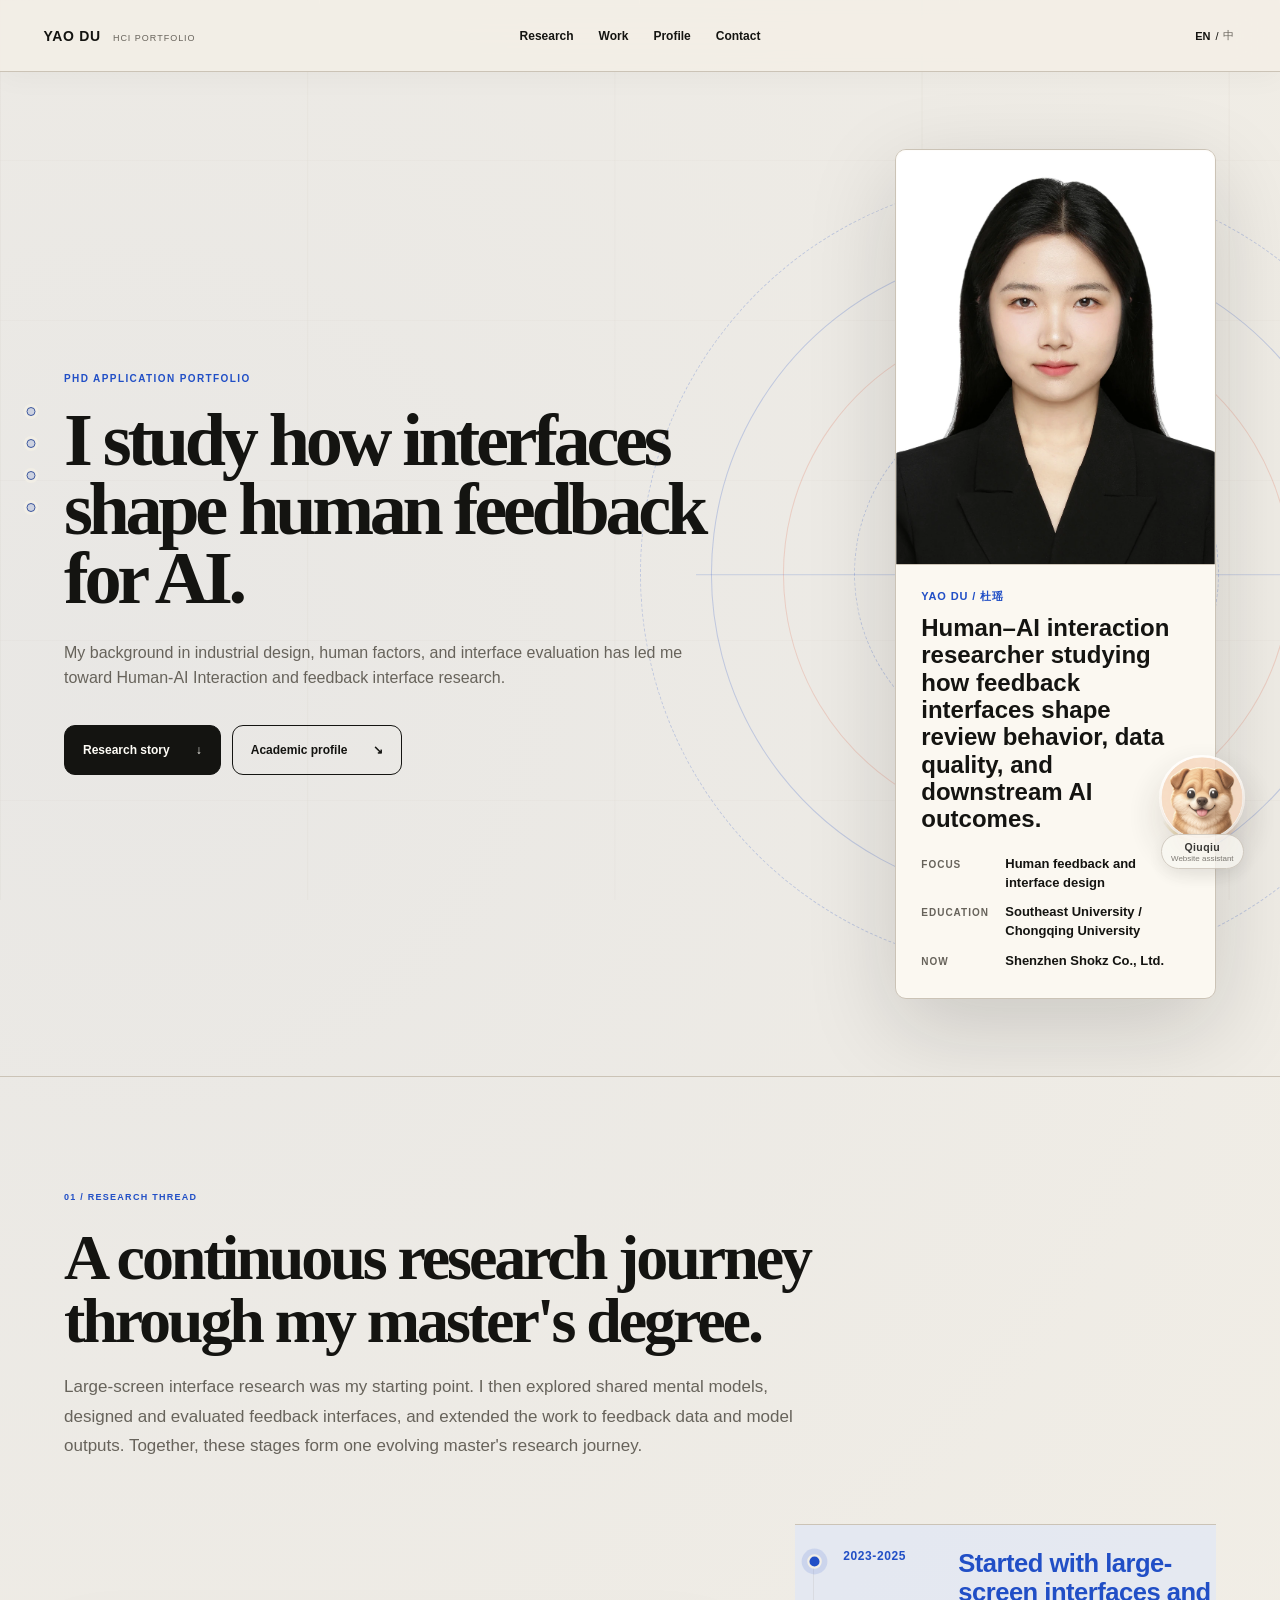
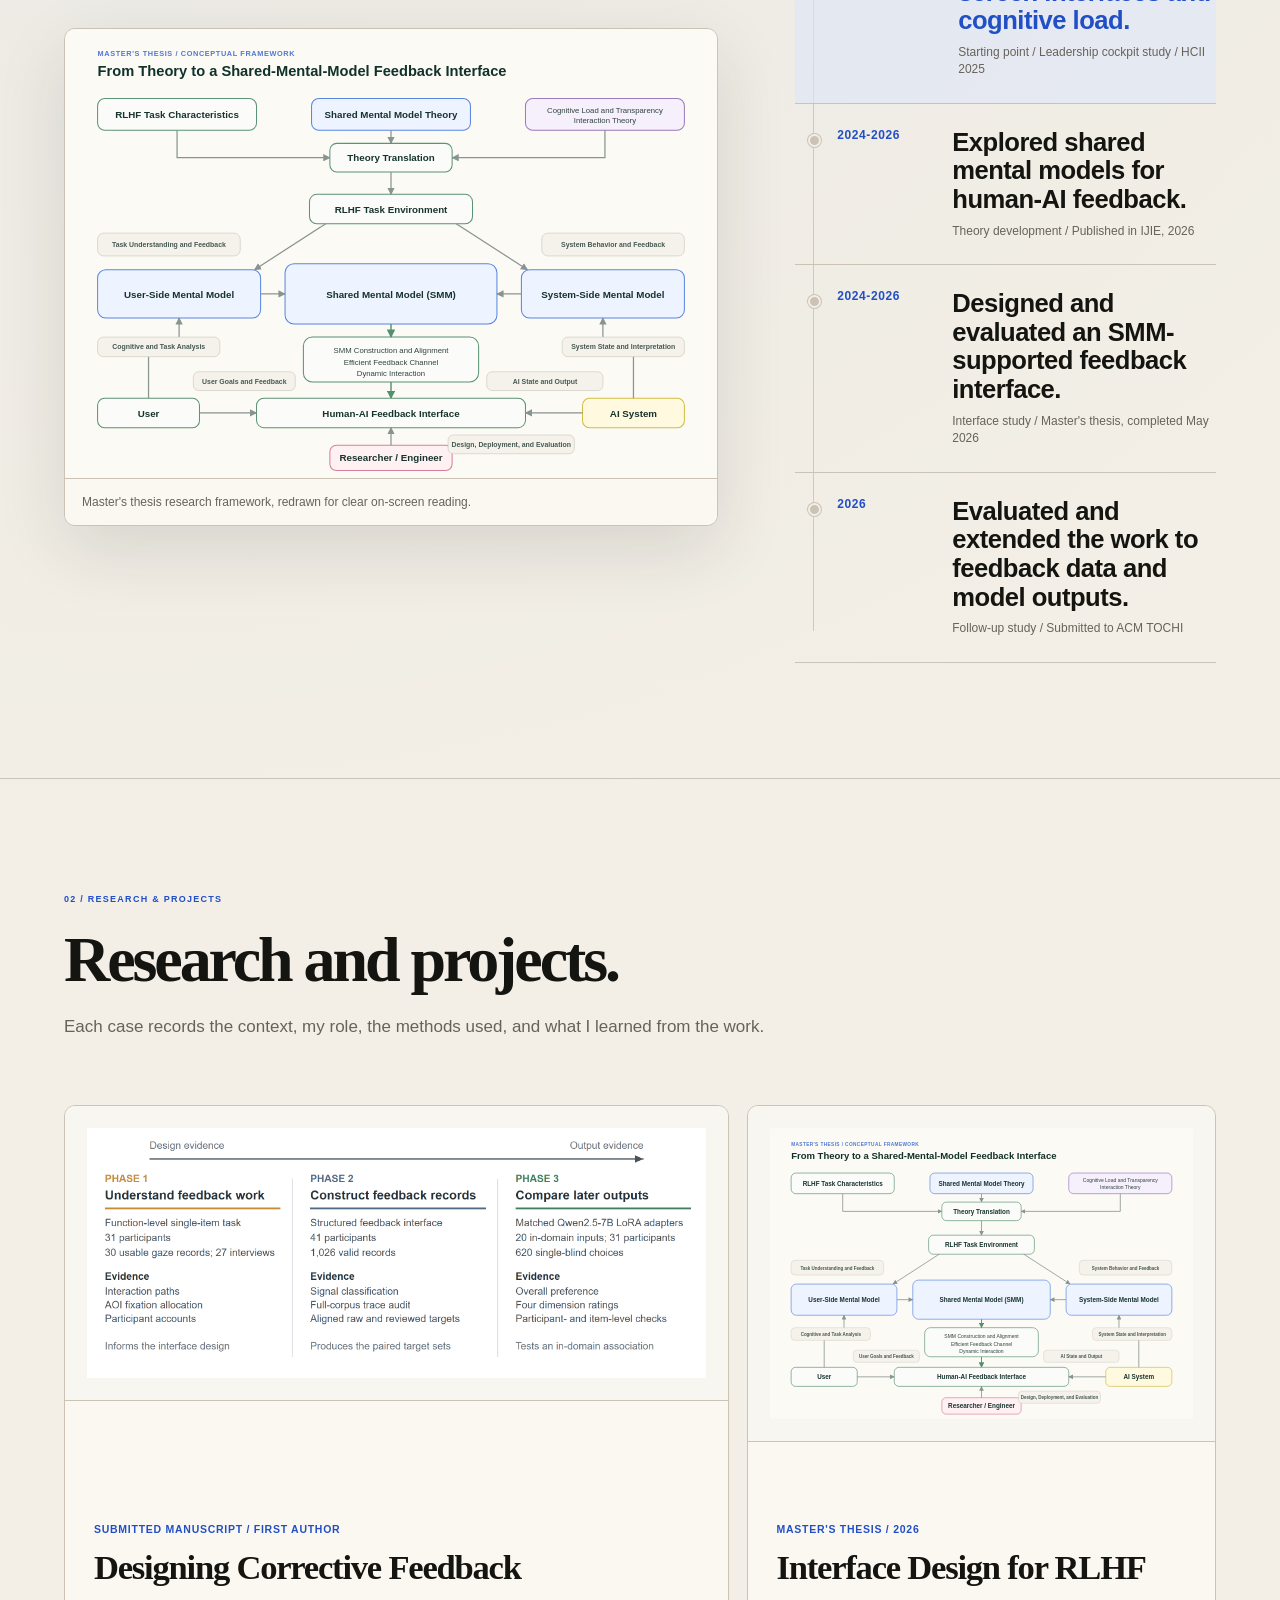
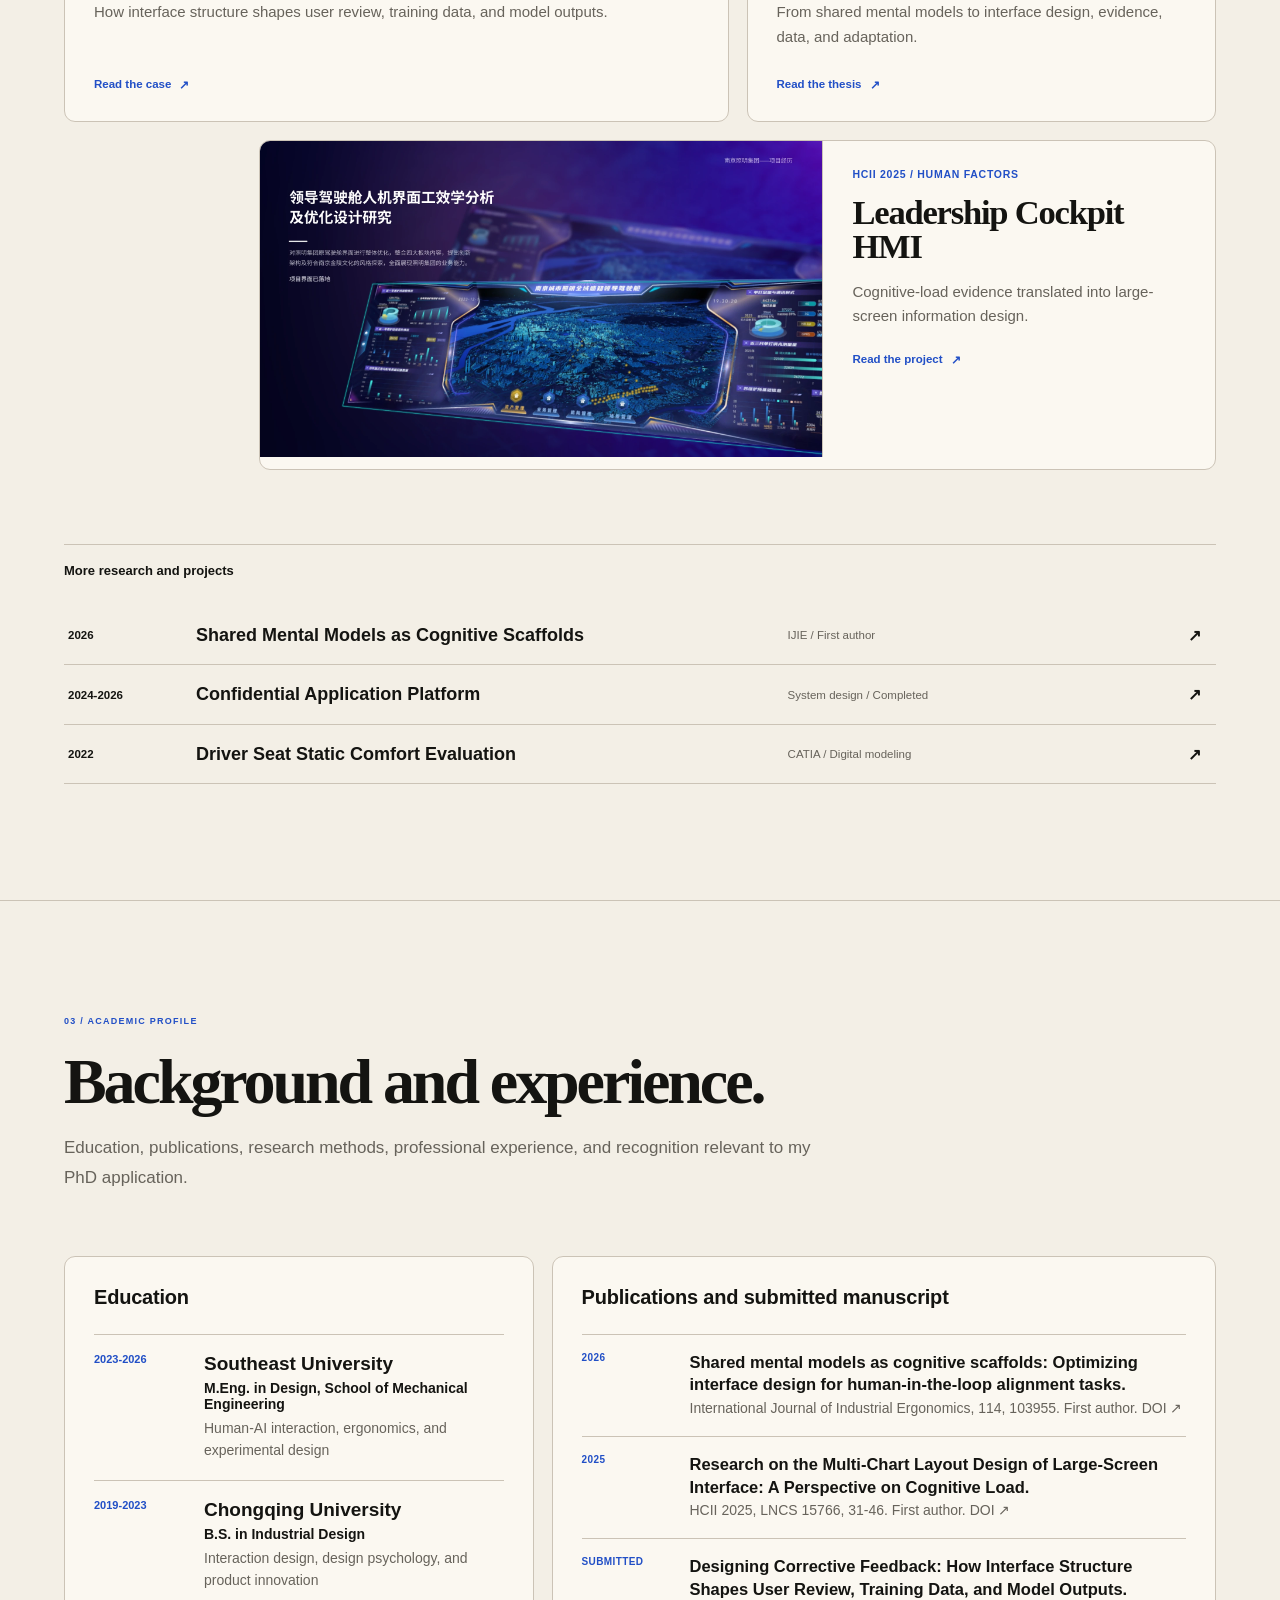
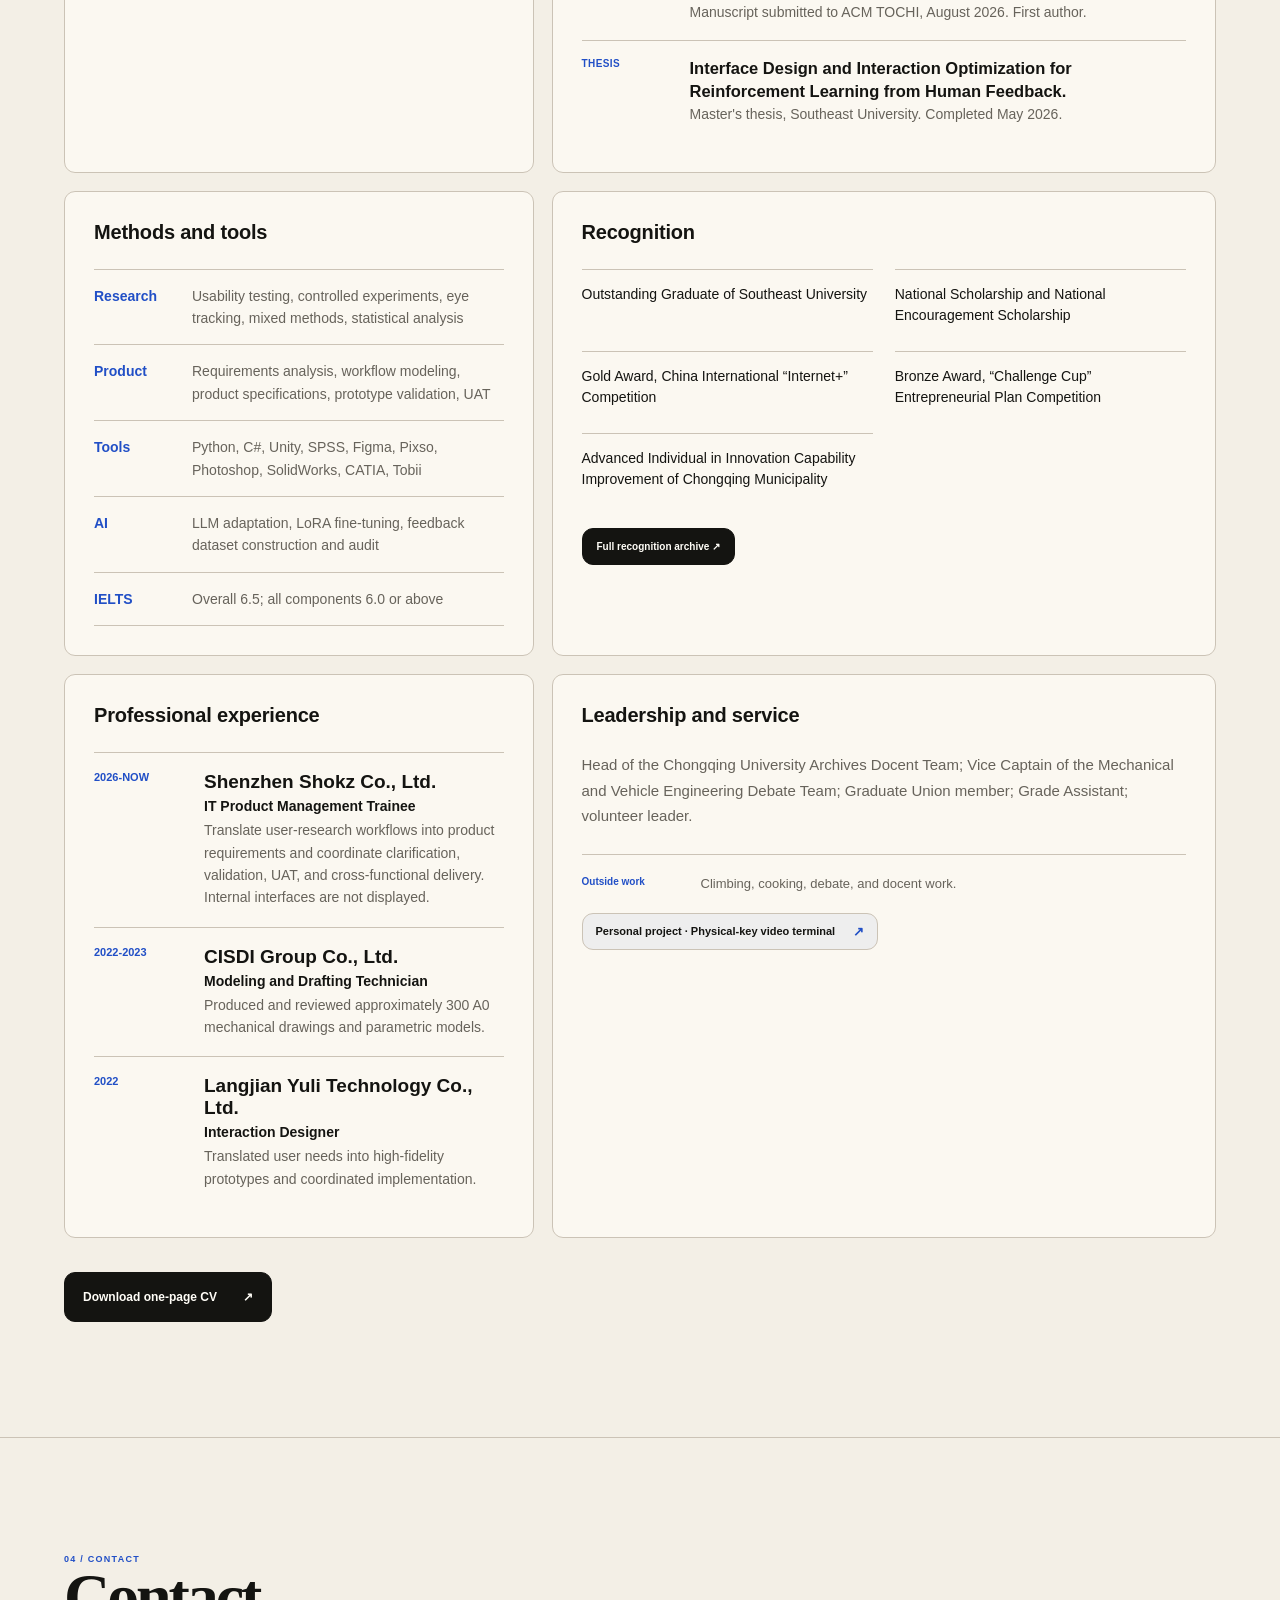
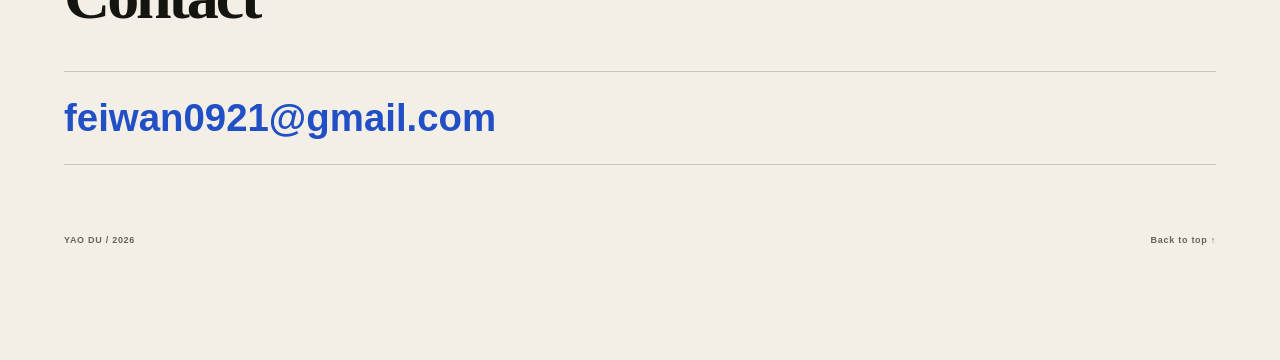
<file: index.html>
<!doctype html>
<html lang="en">
<head>
  <meta charset="utf-8">
  <meta name="viewport" content="width=device-width, initial-scale=1">
  <meta name="description" content="Yao Du's PhD application portfolio in Human-AI interaction, feedback interface design, and human factors.">
  <meta name="theme-color" content="#f3efe6">
  <!-- Add the Umami website ID here to enable anonymous visit analytics. -->
  <script defer src="analytics.js?v=1"></script>
<meta name="analytics-website-id" content="f46c14ad-83ae-48ab-83a8-8568a922c423">
  <title>Yao Du | HCI PhD Application Portfolio</title>
  <link rel="stylesheet" href="styles.css?v=pro8">
</head>
<body>
  <a class="skip-link" href="#main">Skip to content</a>
  <div class="scroll-progress" aria-hidden="true"><span></span></div>

  <aside class="pro-index" aria-label="Page sections">
    <span class="pro-index-title">INDEX</span>
    <nav>
      <a href="#research" data-pro-section="research"><b>01</b><span data-en="Research" data-zh="科研主线">Research</span></a>
      <a href="#work" data-pro-section="work"><b>02</b><span data-en="Work" data-zh="成果">Work</span></a>
      <a href="#profile" data-pro-section="profile"><b>03</b><span data-en="Profile" data-zh="履历">Profile</span></a>
      <a href="#contact" data-pro-section="contact"><b>04</b><span data-en="Contact" data-zh="联系">Contact</span></a>
    </nav>
  </aside>

  <header class="site-header">
    <a class="wordmark" href="#top" aria-label="Yao Du home">
      <span>YAO DU</span>
      <small>HCI PORTFOLIO</small>
    </a>
    <nav aria-label="Primary navigation">
      <a href="#research"><span data-en="Research" data-zh="科研主线">Research</span></a>
      <a href="#work"><span data-en="Work" data-zh="成果">Work</span></a>
      <a href="#profile"><span data-en="Profile" data-zh="完整履历">Profile</span></a>
      <a href="#contact"><span data-en="Contact" data-zh="联系">Contact</span></a>
    </nav>
    <div class="header-actions">
      <button class="lang-toggle" type="button" aria-label="Switch language"><b>EN</b><span>/</span><em>中</em></button>
    </div>
  </header>

  <main id="main">
    <section class="hero" id="top">
      <div class="hero-signal" aria-hidden="true">
        <i></i><i></i><i></i><i></i>
      </div>
      <div class="hero-copy">
        <p class="eyebrow"><span data-en="PHD APPLICATION PORTFOLIO" data-zh="博士申请个人网站">PHD APPLICATION PORTFOLIO</span></p>
        <h1><span data-en="I study how interfaces shape human feedback for AI." data-zh="我研究界面如何塑造人们向 AI 提供反馈的过程。">I study how interfaces shape human feedback for AI.</span></h1>
        <p class="hero-intro" data-en="My background in industrial design, human factors, and interface evaluation has led me toward Human-AI Interaction and feedback interface research." data-zh="工业设计、人因研究与界面评估的经历，使我的研究兴趣逐渐转向人机智能交互与反馈界面。">My background in industrial design, human factors, and interface evaluation has led me toward Human-AI Interaction and feedback interface research.</p>
        <div class="hero-actions">
          <a class="button primary" href="#research"><span data-en="Research story" data-zh="研究故事">Research story</span><b>↓</b></a>
          <a class="button secondary" href="#profile"><span data-en="Academic profile" data-zh="学术履历">Academic profile</span><b>↘</b></a>
        </div>
      </div>

      <aside class="identity-card" aria-label="Yao Du profile summary">
        <div class="portrait-wrap"><img src="assets/v2/profile/portrait.webp" alt="Formal portrait of Yao Du"></div>
        <div class="identity-copy">
          <p>YAO DU / 杜瑶</p>
          <h2><span data-en="Human–AI interaction researcher studying how feedback interfaces shape review behavior, data quality, and downstream AI outcomes." data-zh="研究人机交互，关注反馈界面如何影响审阅行为、数据质量与下游 AI 结果。">Human–AI interaction researcher studying how feedback interfaces shape review behavior, data quality, and downstream AI outcomes.</span></h2>
          <dl>
            <div><dt>FOCUS</dt><dd><span data-en="Human feedback and interface design" data-zh="人类反馈与界面设计">Human feedback and interface design</span></dd></div>
            <div><dt>EDUCATION</dt><dd><span data-en="Southeast University / Chongqing University" data-zh="东南大学 / 重庆大学">Southeast University / Chongqing University</span></dd></div>
            <div><dt>NOW</dt><dd><span data-en="Shenzhen Shokz Co., Ltd." data-zh="深圳市韶音科技有限公司">Shenzhen Shokz Co., Ltd.</span></dd></div>
          </dl>
        </div>
      </aside>
    </section>

    <section class="story-section" id="research">
      <header class="section-heading">
        <h2><span data-en="A continuous research journey through my master's degree." data-zh="一条贯穿硕士阶段的研究主线。">A continuous research journey through my master's degree.</span></h2>
        <p data-en="Large-screen interface research was my starting point. I then explored shared mental models, designed and evaluated feedback interfaces, and extended the work to feedback data and model outputs. Together, these stages form one evolving master's research journey." data-zh="大屏界面研究是我的起点。随后，我探索共享心智模型，设计并评估反馈界面，再将研究延伸至反馈数据与模型输出。这些阶段共同构成了一条持续演进的硕士研究主线。">Large-screen interface research was my starting point. I then explored shared mental models, designed and evaluated feedback interfaces, and extended the work to feedback data and model outputs. Together, these stages form one evolving master's research journey.</p>
      </header>

      <div class="story-layout">
        <figure class="story-figure">
          <img src="assets/v4/research-framework-readable-en.svg" alt="Readable English diagram of the master's thesis research framework">
          <figcaption><span data-en="Master's thesis research framework, redrawn for clear on-screen reading." data-zh="硕士论文研究框架，按屏幕阅读方式重新绘制。">Master's thesis research framework, redrawn for clear on-screen reading.</span></figcaption>
        </figure>

        <div class="story-steps">
          <button type="button" data-case="hcii">
            <span>2023-2025</span>
            <strong data-en="Started with large-screen interfaces and cognitive load." data-zh="从大屏界面与认知负荷研究出发。">Started with large-screen interfaces and cognitive load.</strong>
            <small data-en="Starting point / Leadership cockpit study / HCII 2025" data-zh="研究起点 / 领导驾驶舱研究 / HCII 2025">Starting point / Leadership cockpit study / HCII 2025</small>
          </button>
          <button type="button" data-case="ijie">
            <span>2024-2026</span>
            <strong data-en="Explored shared mental models for human-AI feedback." data-zh="探索共享心智模型如何支持人机反馈。">Explored shared mental models for human-AI feedback.</strong>
            <small data-en="Theory development / Published in IJIE, 2026" data-zh="理论发展 / 发表于 IJIE，2026">Theory development / Published in IJIE, 2026</small>
          </button>
          <button type="button" data-case="thesis">
            <span>2024-2026</span>
            <strong data-en="Designed and evaluated an SMM-supported feedback interface." data-zh="设计并评估共享心智模型支持的反馈界面。">Designed and evaluated an SMM-supported feedback interface.</strong>
            <small data-en="Interface study / Master's thesis, completed May 2026" data-zh="界面研究 / 硕士论文，2026 年 5 月完成">Interface study / Master's thesis, completed May 2026</small>
          </button>
          <button type="button" data-case="tochi">
            <span>2026</span>
            <strong data-en="Evaluated and extended the work to feedback data and model outputs." data-zh="评估并将研究延伸至反馈数据与模型输出。">Evaluated and extended the work to feedback data and model outputs.</strong>
            <small data-en="Follow-up study / Submitted to ACM TOCHI" data-zh="延伸研究 / 已投稿 ACM TOCHI">Follow-up study / Submitted to ACM TOCHI</small>
          </button>
        </div>
      </div>
    </section>

    <section class="work-section" id="work">
      <header class="section-heading">
        <h2><span data-en="Research and projects." data-zh="研究与项目。">Research and projects.</span></h2>
        <p data-en="Each case records the context, my role, the methods used, and what I learned from the work." data-zh="每个案例说明项目背景、我的角色、使用的方法，以及我从中获得的认识。">Each case records the context, my role, the methods used, and what I learned from the work.</p>
      </header>

      <div class="case-grid">
        <button class="case-card feature-card" type="button" data-case="tochi">
          <figure><img src="assets/v2/tochi/fig2.png" alt="Three-phase corrective feedback research design"></figure>
          <div class="case-card-copy">
            <p>SUBMITTED MANUSCRIPT / FIRST AUTHOR</p>
            <h3>Designing Corrective Feedback</h3>
            <span data-en="How interface structure shapes user review, training data, and model outputs." data-zh="界面结构如何影响用户审查、训练数据与模型输出。">How interface structure shapes user review, training data, and model outputs.</span>
            <b><span data-en="Read the case" data-zh="查看案例">Read the case</span> ↗</b>
          </div>
        </button>

        <button class="case-card thesis-card" type="button" data-case="thesis">
          <figure><img src="assets/v4/research-framework-readable-en.svg" alt="Readable English diagram of the master's thesis research framework"></figure>
          <div class="case-card-copy">
            <p>MASTER'S THESIS / 2026</p>
            <h3>Interface Design for RLHF</h3>
            <span data-en="From shared mental models to interface design, evidence, data, and adaptation." data-zh="从共享心智模型走向界面设计、实验、数据与模型适配。">From shared mental models to interface design, evidence, data, and adaptation.</span>
            <b><span data-en="Read the thesis" data-zh="查看论文">Read the thesis</span> ↗</b>
          </div>
        </button>

        <button class="case-card hcii-card" type="button" data-case="hcii">
          <figure><img src="assets/v2/leadership/overview.webp" alt="Original Chinese leadership cockpit interface boards"></figure>
          <div class="case-card-copy">
            <p>HCII 2025 / HUMAN FACTORS</p>
            <h3>Leadership Cockpit HMI</h3>
            <span data-en="Cognitive-load evidence translated into large-screen information design." data-zh="将认知负荷证据转化为大屏信息设计。">Cognitive-load evidence translated into large-screen information design.</span>
            <b><span data-en="Read the project" data-zh="查看项目">Read the project</span> ↗</b>
          </div>
        </button>
      </div>

      <div class="research-archive">
        <p><span data-en="More research and projects" data-zh="更多研究与项目">More research and projects</span></p>
        <button type="button" data-case="ijie"><span>2026</span><strong>Shared Mental Models as Cognitive Scaffolds</strong><em>IJIE / First author</em><b>↗</b></button>
        <button type="button" data-case="platform"><span>2024-2026</span><strong>Confidential Application Platform</strong><em>System design / Completed</em><b>↗</b></button>
        <button type="button" data-case="seat"><span>2022</span><strong>Driver Seat Static Comfort Evaluation</strong><em>CATIA / Digital modeling</em><b>↗</b></button>
      </div>
    </section>

    <section class="profile-section" id="profile">
      <header class="section-heading">
        <h2><span data-en="Background and experience." data-zh="背景与经历。">Background and experience.</span></h2>
        <p data-en="Education, publications, research methods, professional experience, and recognition relevant to my PhD application." data-zh="与博士申请相关的教育背景、论文成果、研究方法、工作经历与荣誉。">Education, publications, research methods, professional experience, and recognition relevant to my PhD application.</p>
      </header>

      <div class="profile-grid">
        <article class="profile-block education-block">
          <h3><span data-en="Education" data-zh="教育背景">Education</span></h3>
          <div class="timeline-item"><time>2023-2026</time><div><strong>Southeast University</strong><p>M.Eng. in Design, School of Mechanical Engineering</p><small data-en="Human-AI interaction, ergonomics, and experimental design" data-zh="人机交互、人因工程与实验设计">Human-AI interaction, ergonomics, and experimental design</small></div></div>
          <div class="timeline-item"><time>2019-2023</time><div><strong>Chongqing University</strong><p>B.S. in Industrial Design</p><small data-en="Interaction design, design psychology, and product innovation" data-zh="交互设计、设计心理学与产品创新">Interaction design, design psychology, and product innovation</small></div></div>
        </article>

        <article class="profile-block publications-block">
          <h3><span data-en="Publications and submitted manuscript" data-zh="正式发表与已投稿论文">Publications and submitted manuscript</span></h3>
          <ol>
            <li><span>2026</span><p><strong>Shared mental models as cognitive scaffolds: Optimizing interface design for human-in-the-loop alignment tasks.</strong><br>International Journal of Industrial Ergonomics, 114, 103955. First author. <a href="https://doi.org/10.1016/j.ergon.2026.103955" target="_blank" rel="noreferrer">DOI ↗</a></p></li>
            <li><span>2025</span><p><strong>Research on the Multi-Chart Layout Design of Large-Screen Interface: A Perspective on Cognitive Load.</strong><br>HCII 2025, LNCS 15766, 31-46. First author. <a href="https://doi.org/10.1007/978-3-031-93835-1_3" target="_blank" rel="noreferrer">DOI ↗</a></p></li>
            <li><span>SUBMITTED</span><p><strong>Designing Corrective Feedback: How Interface Structure Shapes User Review, Training Data, and Model Outputs.</strong><br>Manuscript submitted to ACM TOCHI, August 2026. First author.</p></li>
            <li><span>THESIS</span><p><strong>Interface Design and Interaction Optimization for Reinforcement Learning from Human Feedback.</strong><br>Master's thesis, Southeast University. Completed May 2026.</p></li>
          </ol>
        </article>

        <article class="profile-block methods-block">
          <h3><span data-en="Methods and tools" data-zh="研究方法与工具">Methods and tools</span></h3>
          <div class="skill-groups">
            <p><b>Research</b><span>Usability testing, controlled experiments, eye tracking, mixed methods, statistical analysis</span></p>
            <p><b>Product</b><span>Requirements analysis, workflow modeling, product specifications, prototype validation, UAT</span></p>
            <p><b>Tools</b><span>Python, C#, Unity, SPSS, Figma, Pixso, Photoshop, SolidWorks, CATIA, Tobii</span></p>
            <p><b>AI</b><span>LLM adaptation, LoRA fine-tuning, feedback dataset construction and audit</span></p>
          </div>
          <p class="language-note"><b>IELTS</b><span>Overall 6.5; all components 6.0 or above</span></p>
        </article>

        <article class="profile-block recognition-block">
          <h3><span data-en="Recognition" data-zh="荣誉奖项">Recognition</span></h3>
          <ul>
            <li>Outstanding Graduate of Southeast University</li>
            <li>National Scholarship and National Encouragement Scholarship</li>
            <li>Gold Award, China International “Internet+” Competition</li>
            <li>Bronze Award, “Challenge Cup” Entrepreneurial Plan Competition</li>
            <li>Advanced Individual in Innovation Capability Improvement of Chongqing Municipality</li>
          </ul>
          <button class="inline-report-button" type="button" data-case="awards"><span data-en="Full recognition archive" data-zh="完整荣誉档案">Full recognition archive</span> ↗</button>
        </article>

        <article class="profile-block earlier-work-block">
          <h3><span data-en="Professional experience" data-zh="工作经历">Professional experience</span></h3>
          <div class="timeline-item"><time>2026-NOW</time><div><strong>Shenzhen Shokz Co., Ltd.</strong><p>IT Product Management Trainee</p><small data-en="Translate user-research workflows into product requirements and coordinate clarification, validation, UAT, and cross-functional delivery. Internal interfaces are not displayed." data-zh="将用户研究工作流转化为产品需求，并协调需求澄清、方案验证、用户验收测试与跨团队交付；内部界面暂不公开。">Translate user-research workflows into product requirements and coordinate clarification, validation, UAT, and cross-functional delivery. Internal interfaces are not displayed.</small></div></div>
          <div class="timeline-item"><time>2022-2023</time><div><strong>CISDI Group Co., Ltd.</strong><p>Modeling and Drafting Technician</p><small data-en="Produced and reviewed approximately 300 A0 mechanical drawings and parametric models." data-zh="制作并审查约 300 张 A0 机械图纸与参数化模型。">Produced and reviewed approximately 300 A0 mechanical drawings and parametric models.</small></div></div>
          <div class="timeline-item"><time>2022</time><div><strong>Langjian Yuli Technology Co., Ltd.</strong><p>Interaction Designer</p><small data-en="Translated user needs into high-fidelity prototypes and coordinated implementation." data-zh="将用户需求转化为高保真原型并协调落地。">Translated user needs into high-fidelity prototypes and coordinated implementation.</small></div></div>
        </article>

        <article class="profile-block service-block">
          <h3><span data-en="Leadership and service" data-zh="领导力与公共服务">Leadership and service</span></h3>
          <p data-en="Head of the Chongqing University Archives Docent Team; Vice Captain of the Mechanical and Vehicle Engineering Debate Team; Graduate Union member; Grade Assistant; volunteer leader." data-zh="重庆大学校史馆讲解队负责人；机械与车辆工程学院辩论队副队长；研究生会成员；年级助理；志愿服务负责人。">Head of the Chongqing University Archives Docent Team; Vice Captain of the Mechanical and Vehicle Engineering Debate Team; Graduate Union member; Grade Assistant; volunteer leader.</p>
          <p class="personal-note"><b data-en="Outside work" data-zh="工作之外">Outside work</b><span data-en="Climbing, cooking, debate, and docent work." data-zh="攀岩、烹饪、辩论与讲解。">Climbing, cooking, debate, and docent work.</span></p>
          <a class="personal-project-chip" href="elderly-video-terminal.html"><span data-en="Personal project · Physical-key video terminal" data-zh="个人项目 · 适老化实体按键视频终端">Personal project · Physical-key video terminal</span><b>↗</b></a>
        </article>
      </div>

      <a class="button primary profile-cv" href="assets/Yao_Du_CV_2027_PHD_Application.pdf" target="_blank" rel="noreferrer"><span data-en="Download one-page CV" data-zh="下载一页英文简历">Download one-page CV</span><b>↗</b></a>
    </section>

    <section class="contact-section" id="contact">
      <h2><span data-en="Contact" data-zh="联系方式">Contact</span></h2>
      <a href="mailto:feiwan0921@gmail.com">feiwan0921@gmail.com</a>
      <div class="footer-line"><span>YAO DU / 2026</span><a href="#top"><span data-en="Back to top" data-zh="返回顶部">Back to top</span> ↑</a></div>
    </section>
  </main>

  <aside class="yaobot" id="yaobot" data-state="idle" data-pet="oreo" aria-label="Website assistant">
    <section class="yaobot-panel" id="yaobot-panel" aria-hidden="true" aria-labelledby="yaobot-title">
      <div class="yaobot-panel-head">
        <div>
          <p><span data-en="WEBSITE ASSISTANT" data-zh="网页小助手">WEBSITE ASSISTANT</span></p>
          <h2 id="yaobot-title" data-pet-name>Oreo</h2>
        </div>
      </div>
      <p class="yaobot-note" data-pet-note data-en="" data-zh=""></p>
      <p class="yaobot-status" aria-live="polite"><span data-bot-status>Ready to explore.</span></p>
      <nav aria-label="Website assistant shortcuts">
        <a href="#research" data-bot-link="research"><span data-en="Follow the research story" data-zh="沿着研究主线浏览">Follow the research story</span><b>01</b></a>
        <button type="button" data-case="tochi" data-bot-link="case"><span data-en="Open the latest manuscript" data-zh="查看最新投稿研究">Open the latest manuscript</span><b>02</b></button>
        <a href="assets/Yao_Du_CV_2027_PHD_Application.pdf" target="_blank" rel="noreferrer" data-bot-link="cv"><span data-en="Read the one-page CV" data-zh="查看一页英文简历">Read the one-page CV</span><b>03</b></a>
      </nav>
      <p class="yaobot-privacy"><span data-en="Local interaction only · no data collected" data-zh="仅本地交互 · 不收集数据">Local interaction only · no data collected</span></p>
    </section>

    <button class="yaobot-trigger" id="yaobot-trigger" type="button" aria-expanded="false" aria-controls="yaobot-panel" aria-label="Open the website assistant">
      <span class="yaobot-face" aria-hidden="true">
        <img class="yaobot-avatar yaobot-avatar-oreo" src="assets/mascots/oreo_plush_v2.webp" alt="">
        <img class="yaobot-avatar yaobot-avatar-qiuqiu" src="assets/mascots/qiuqiu_plush_v2.webp" alt="">
        <svg class="yaobot-pet" viewBox="0 0 96 96" role="presentation" focusable="false">
          <defs>
            <radialGradient id="oreo-halo-gradient" cx="34%" cy="24%" r="78%">
              <stop offset="0" stop-color="#fffdf8"/>
              <stop offset=".58" stop-color="#f3eae2"/>
              <stop offset="1" stop-color="#dfd2c8"/>
            </radialGradient>
            <radialGradient id="oreo-head-gradient" cx="34%" cy="22%" r="82%">
              <stop offset="0" stop-color="#c9beb5"/>
              <stop offset=".56" stop-color="#a99b8f"/>
              <stop offset="1" stop-color="#817268"/>
            </radialGradient>
            <linearGradient id="oreo-muzzle-gradient" x1="0" y1="0" x2="0" y2="1">
              <stop offset="0" stop-color="#fffdf8"/>
              <stop offset="1" stop-color="#eadfd3"/>
            </linearGradient>
            <radialGradient id="qiuqiu-halo-gradient" cx="34%" cy="22%" r="80%">
              <stop offset="0" stop-color="#fffdf7"/>
              <stop offset=".6" stop-color="#fff0d8"/>
              <stop offset="1" stop-color="#efd4ad"/>
            </radialGradient>
            <radialGradient id="qiuqiu-head-gradient" cx="34%" cy="20%" r="84%">
              <stop offset="0" stop-color="#f4c983"/>
              <stop offset=".56" stop-color="#dfa45e"/>
              <stop offset="1" stop-color="#bd7846"/>
            </radialGradient>
            <linearGradient id="qiuqiu-ear-gradient" x1="0" y1="0" x2="0" y2="1">
              <stop offset="0" stop-color="#c8885e"/>
              <stop offset="1" stop-color="#925738"/>
            </linearGradient>
            <linearGradient id="qiuqiu-muzzle-gradient" x1="0" y1="0" x2="0" y2="1">
              <stop offset="0" stop-color="#fff0d3"/>
              <stop offset="1" stop-color="#eccb9a"/>
            </linearGradient>
            <filter id="pet-soft-shadow" x="-30%" y="-30%" width="160%" height="170%">
              <feDropShadow dx="0" dy="2" stdDeviation="2.2" flood-color="#59483d" flood-opacity=".2"/>
            </filter>
          </defs>
          <g class="pet-drawing pet-oreo">
            <circle class="pet-halo pet-halo-oreo" cx="48" cy="48" r="43"/>
            <path class="pet-outline pet-ear pet-ear-left pet-oreo-ear" d="M22 34C17 22 18 13 24 13c7 1 14 9 17 20Z"/>
            <path class="pet-outline pet-ear pet-ear-right pet-oreo-ear" d="M74 34c5-12 4-21-2-21-7 1-14 9-17 20Z"/>
            <path class="pet-inner-ear pet-inner-ear-left" d="M24 29c-2-7-2-11 1-12 4 2 8 7 10 12"/>
            <path class="pet-inner-ear pet-inner-ear-right" d="M72 29c2-7 2-11-1-12-4 2-8 7-10 12"/>
            <ellipse class="pet-outline pet-head pet-oreo-head" cx="48" cy="52" rx="31" ry="33"/>
            <path class="pet-oreo-white" d="M25 57c2-9 11-14 23-8 12-6 21-1 23 8 3 14-7 26-23 26S22 71 25 57Z"/>
            <ellipse class="pet-fur-highlight" cx="36" cy="31" rx="10" ry="5" transform="rotate(-24 36 31)"/>
            <path class="pet-face-shade" d="M24 66c7 15 40 20 48-5-2 17-11 25-24 25-12 0-21-7-24-20Z"/>
            <path class="pet-oreo-stripe" d="m39 22 3 10 6-12 6 12 3-10M22 43l9 2-8 5m51-7-9 2 8 5"/>
            <path class="pet-brow pet-brow-left" d="M29 39c3-2 7-2 10 0"/>
            <path class="pet-brow pet-brow-right" d="M57 39c3-2 7-2 10 0"/>
            <path class="pet-nose" d="M44 58c2-2 6-2 8 0-1 3-3 4-4 4s-3-1-4-4Z"/>
            <ellipse class="pet-nose-shine" cx="46.5" cy="58.2" rx="1.3" ry=".8"/>
            <path class="pet-mouth pet-mouth-idle" d="M48 62c0 5-7 5-8 1m8-1c0 5 7 5 8 1"/>
            <ellipse class="pet-mouth pet-mouth-curious" cx="48" cy="67" rx="3" ry="3.6"/>
            <path class="pet-mouth pet-mouth-happy" d="M39 63c3 10 15 10 18 0Z"/>
            <path class="pet-mouth pet-mouth-sleep" d="M43 65c3 1.5 7 1.5 10 0"/>
            <circle class="pet-cheek pet-cheek-left" cx="29" cy="58" r="4"/>
            <circle class="pet-cheek pet-cheek-right" cx="67" cy="58" r="4"/>
            <path class="pet-sleep-eyes" d="M29 47c3 3 7 3 10 0m18 0c3 3 7 3 10 0"/>
          </g>
          <g class="pet-drawing pet-qiuqiu">
            <circle class="pet-halo pet-halo-qiuqiu" cx="48" cy="48" r="43"/>
            <ellipse class="pet-outline pet-head pet-qiuqiu-head" cx="48" cy="52" rx="31" ry="33"/>
            <path class="pet-outline pet-ear pet-ear-left pet-qiuqiu-ear" d="M25 29C15 22 7 29 9 43c1 10 7 17 13 17 7-1 9-12 10-23Z"/>
            <path class="pet-outline pet-ear pet-ear-right pet-qiuqiu-ear" d="M71 29c10-7 18 0 16 14-1 10-7 17-13 17-7-1-9-12-10-23Z"/>
            <path class="pet-qiuqiu-blaze" d="M44 20c3-1 5-1 8 0l2 20-6 9-6-9Z"/>
            <path class="pet-qiuqiu-muzzle" d="M25 57c3-10 12-14 23-8 11-6 20-2 23 8 4 14-7 26-23 26S21 71 25 57Z"/>
            <ellipse class="pet-fur-highlight" cx="36" cy="31" rx="10" ry="5" transform="rotate(-24 36 31)"/>
            <path class="pet-face-shade" d="M23 66c8 16 41 20 50-5-2 17-12 25-25 25-12 0-22-7-25-20Z"/>
            <path class="pet-brow pet-brow-left" d="M29 39c3-2 7-2 10 0"/>
            <path class="pet-brow pet-brow-right" d="M57 39c3-2 7-2 10 0"/>
            <path class="pet-nose" d="M43 58c2-3 8-3 10 0-1 4-4 5-5 5s-4-1-5-5Z"/>
            <ellipse class="pet-nose-shine" cx="46.5" cy="58.2" rx="1.4" ry=".9"/>
            <path class="pet-mouth pet-mouth-idle" d="M48 63c0 5-8 5-9 0m9 0c0 5 8 5 9 0"/>
            <ellipse class="pet-mouth pet-mouth-curious" cx="48" cy="68" rx="3.2" ry="4"/>
            <path class="pet-mouth pet-mouth-happy" d="M38 64c3 11 17 11 20 0Z"/>
            <path class="pet-mouth pet-mouth-sleep" d="M43 66c3 1.5 7 1.5 10 0"/>
            <path class="pet-tongue" d="M44 69c1 6 7 6 8 0Z"/>
            <circle class="pet-cheek pet-cheek-left" cx="28" cy="59" r="4"/>
            <circle class="pet-cheek pet-cheek-right" cx="68" cy="59" r="4"/>
            <path class="pet-sleep-eyes" d="M29 47c3 3 7 3 10 0m18 0c3 3 7 3 10 0"/>
          </g>
        </svg>
        <span class="yaobot-gaze">
          <i class="yaobot-eye left"><i></i></i><i class="yaobot-eye right"><i></i></i>
        </span>
        <i class="yaobot-sleep-mark">z</i>
        <i class="yaobot-sparkle">✦</i>
      </span>
      <span class="yaobot-trigger-copy"><b data-pet-trigger-name>Oreo</b><small data-bot-label>Website assistant</small></span>
    </button>
  </aside>

  <div class="case-overlay" id="case-overlay" role="dialog" aria-modal="true" aria-hidden="true" aria-labelledby="modal-title">
    <div class="case-modal">
      <span class="modal-cursor-light" aria-hidden="true"></span>
      <div class="modal-toolbar"><span>YAO DU / PROJECT DETAILS</span><button type="button" data-close-modal><span data-en="Close" data-zh="关闭">Close</span><b>×</b></button></div>
      <article id="modal-content" tabindex="-1"></article>
      <button class="modal-bottom-close" type="button" data-close-modal><span data-en="Close report" data-zh="关闭报告">Close report</span> ↑</button>
    </div>
  </div>

  <script src="main.js?v=pro8"></script>
</body>
</html>
</file>
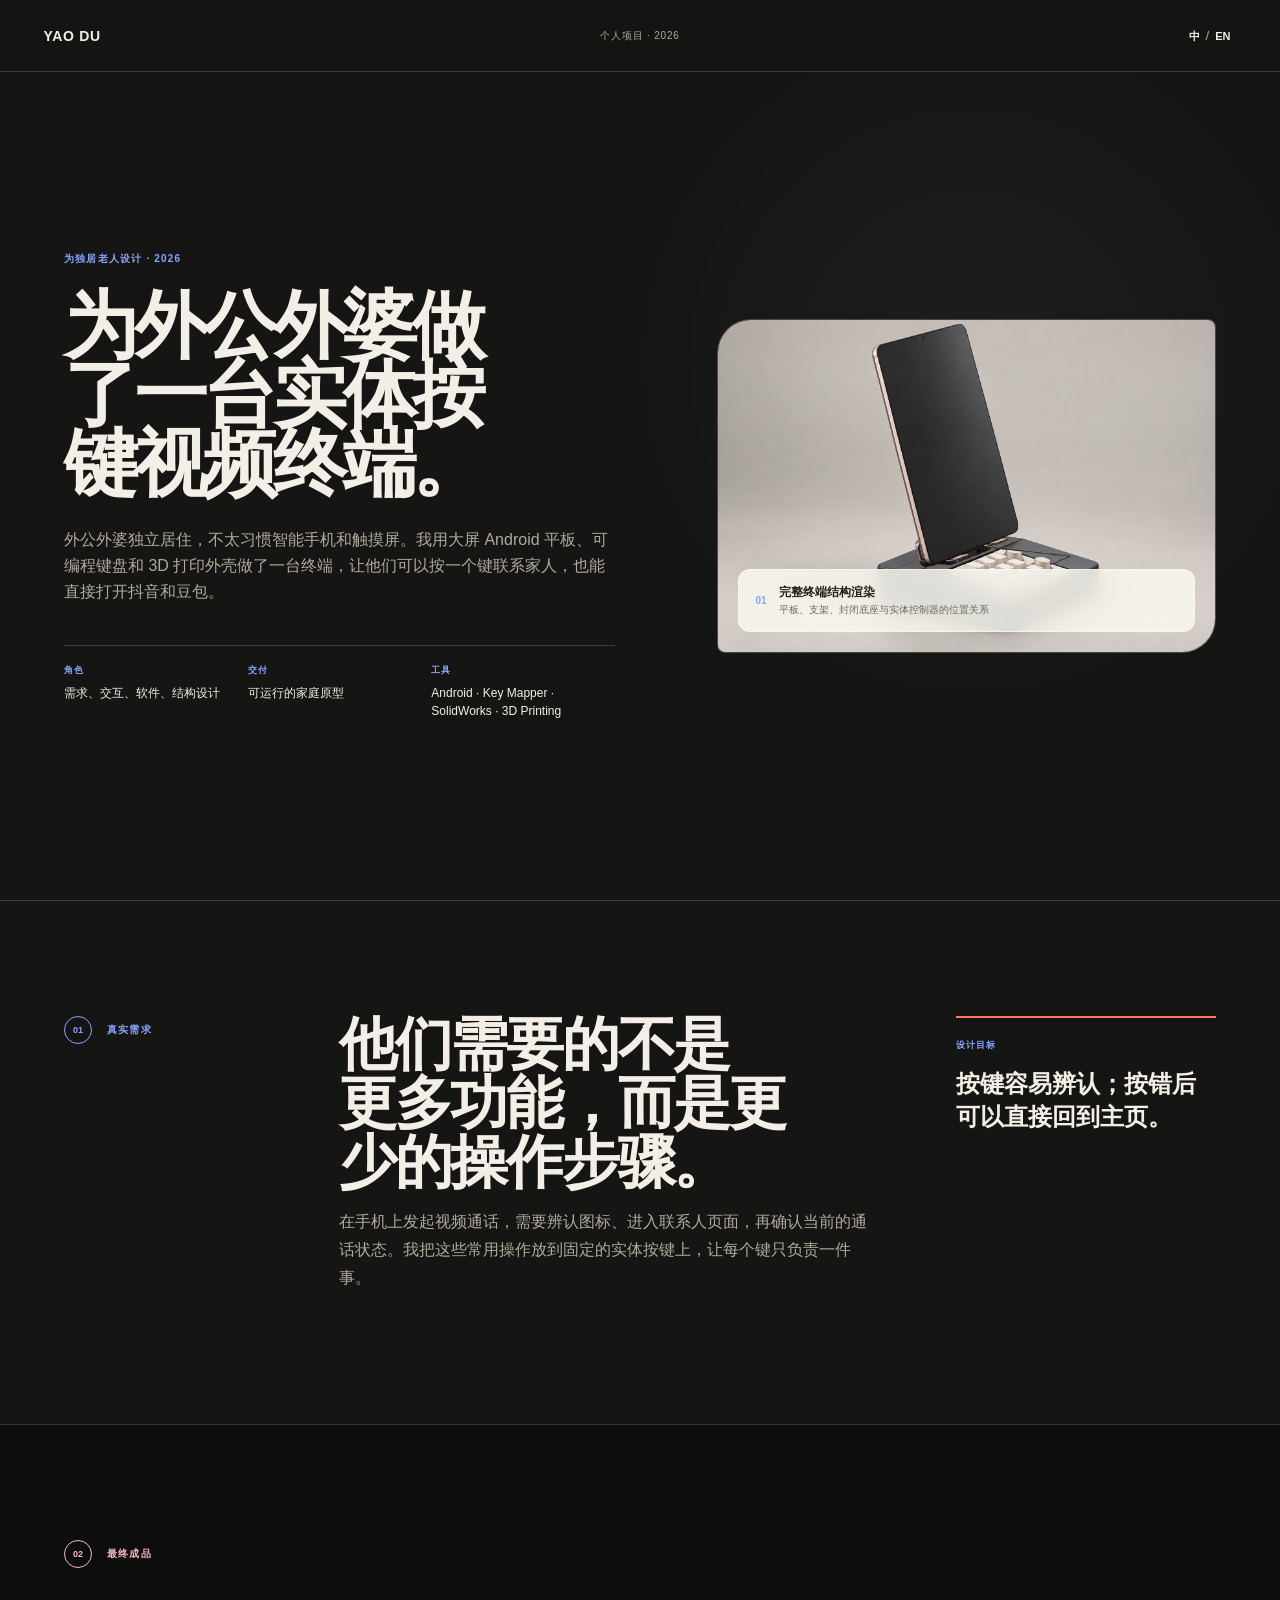
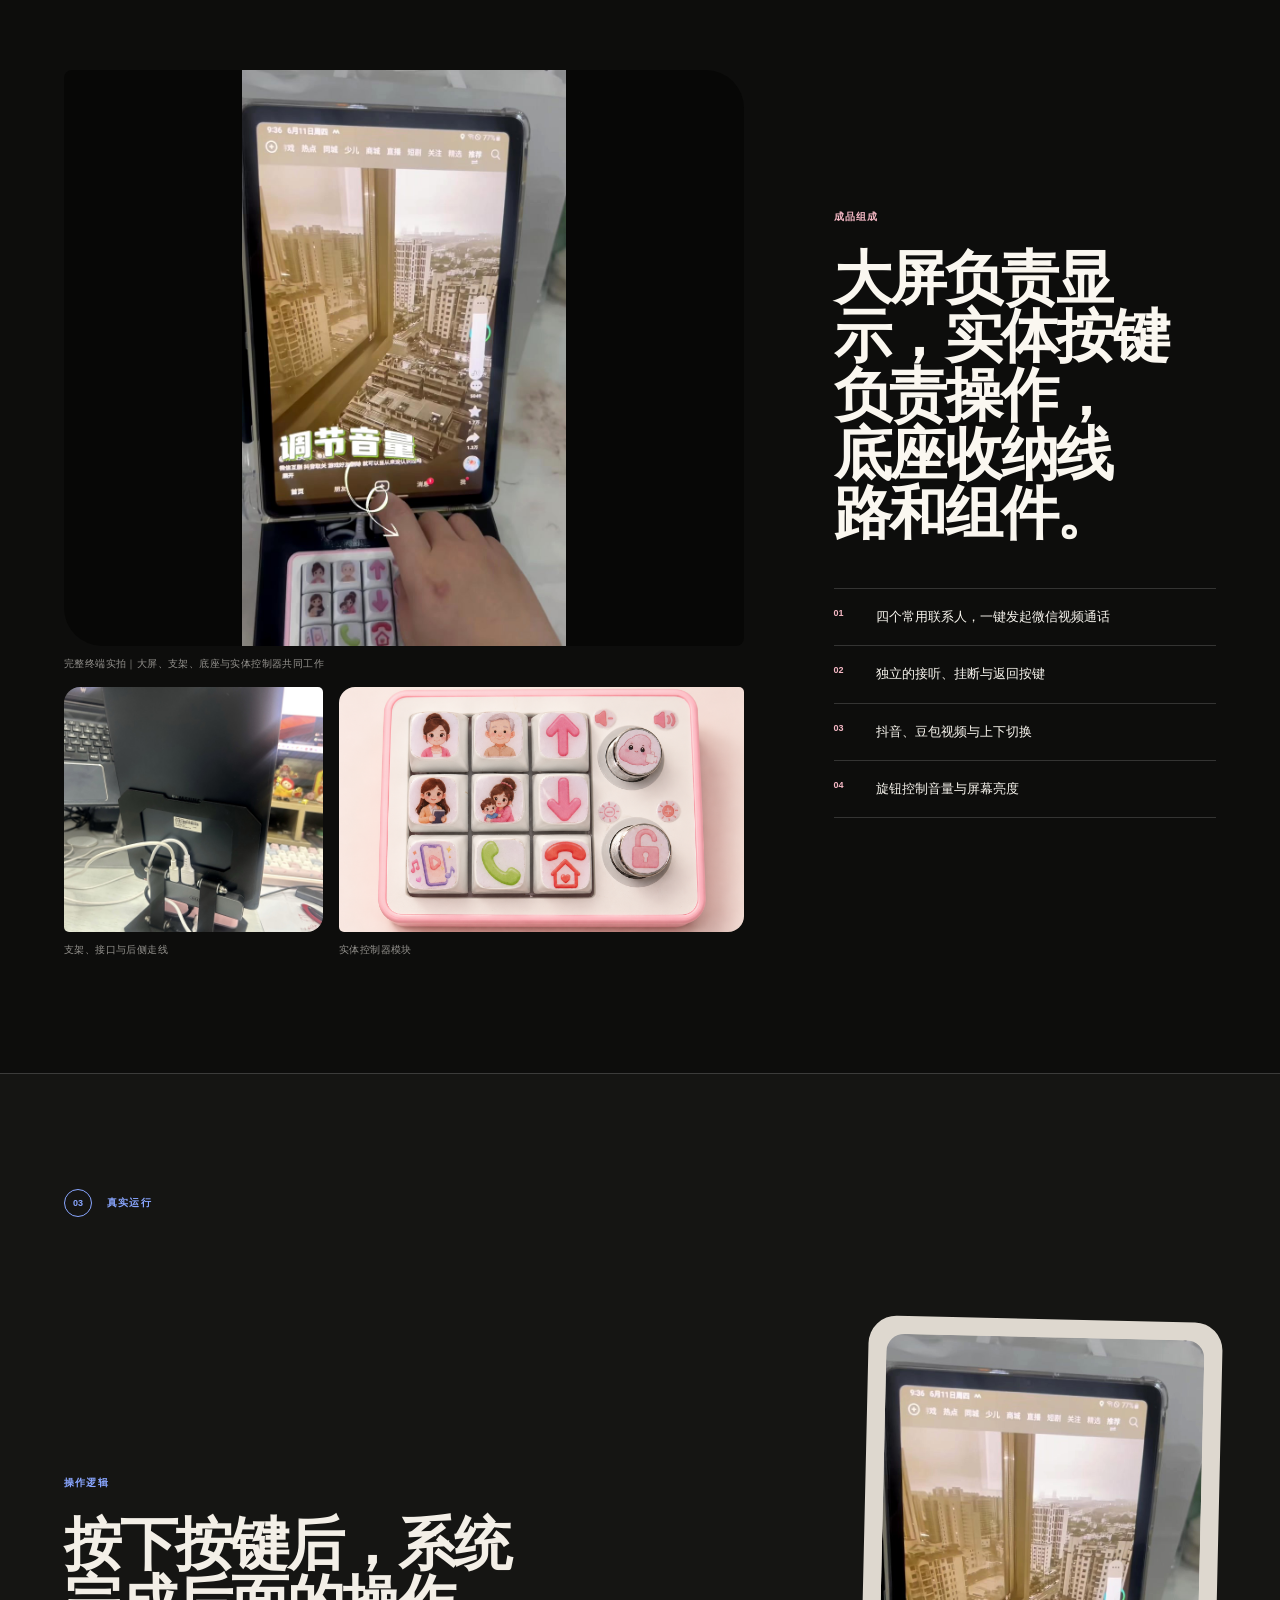
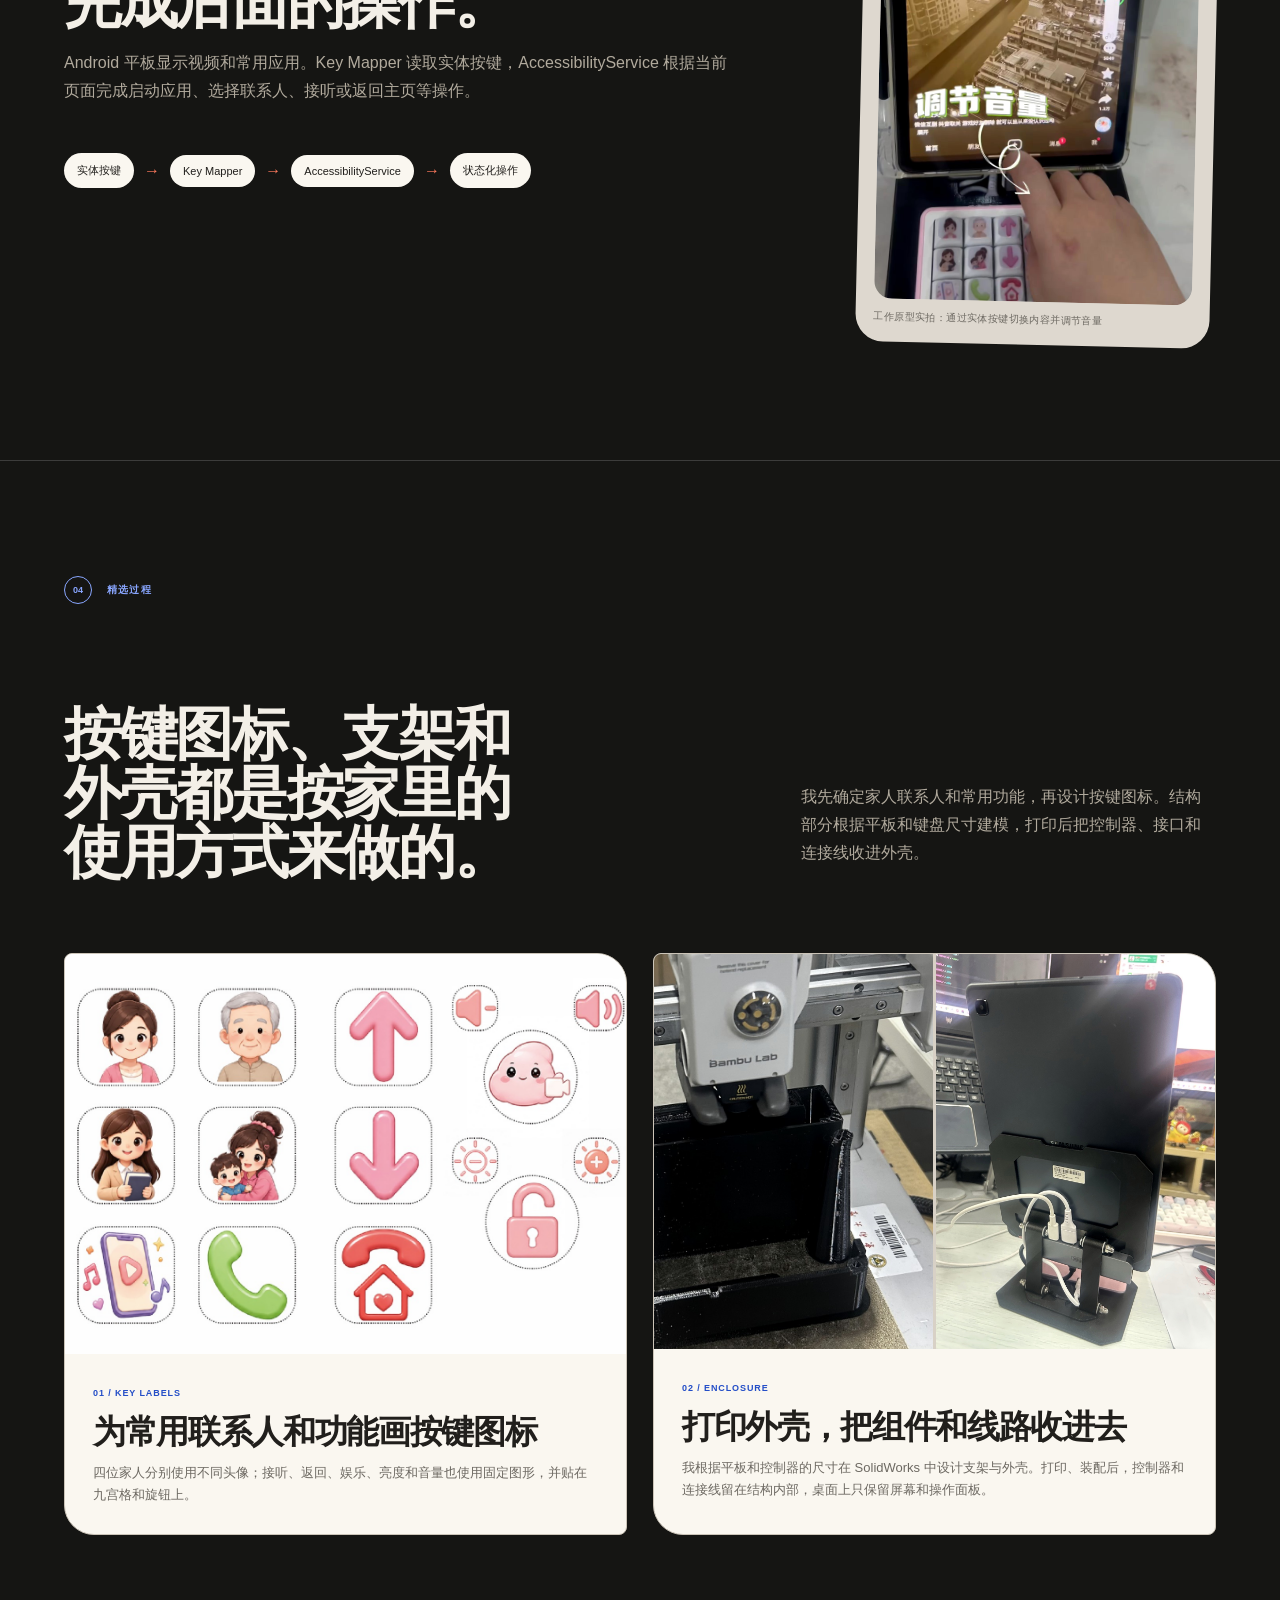
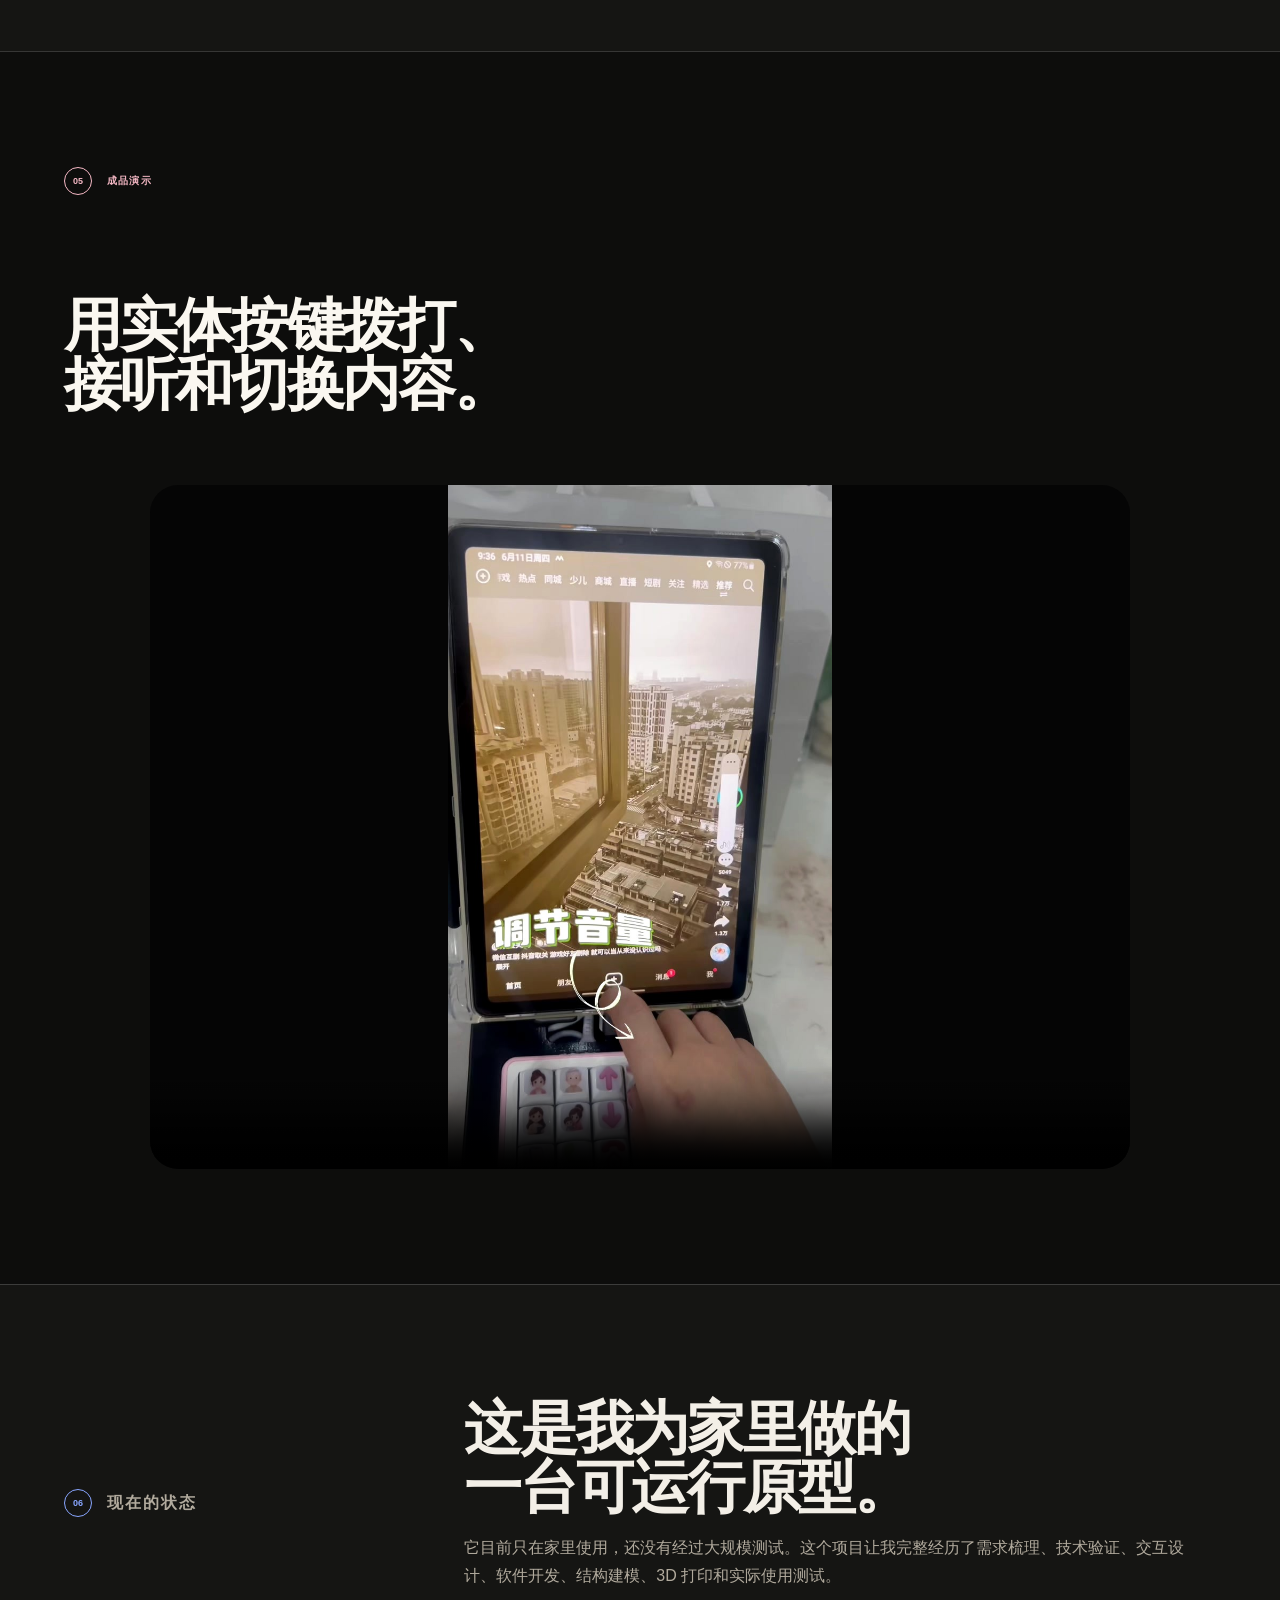
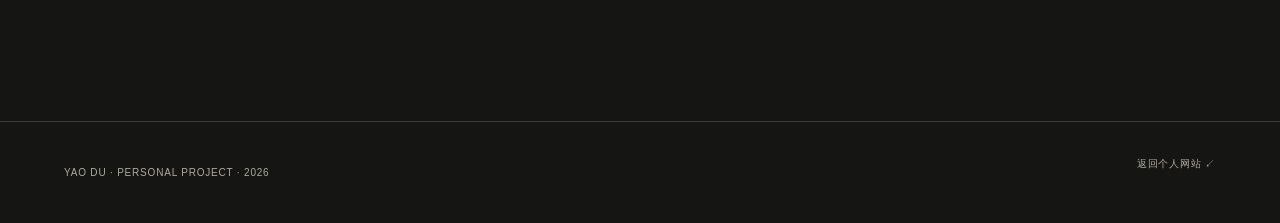
<file: elderly-video-terminal.html>
<!doctype html>
<html lang="zh-CN">
<head>
  <meta charset="utf-8">
  <meta name="viewport" content="width=device-width, initial-scale=1">
  <meta name="description" content="Yao Du 为外公外婆设计并制作的实体按键视频终端：大屏显示、一键视频通话、娱乐与音量亮度控制。">
  <meta name="theme-color" content="#171713">
  <script defer src="analytics.js?v=1"></script>
  <meta name="analytics-website-id" content="f46c14ad-83ae-48ab-83a8-8568a922c423">
  <title>适老化实体按键视频终端｜Yao Du</title>
  <link rel="stylesheet" href="elderly-video-terminal.css?v=1">
</head>
<body>
  <div class="progress" aria-hidden="true"><span></span></div>
  <header class="site-header">
    <a class="brand" href="index.html#profile">YAO DU</a>
    <p data-zh="个人项目 · 2026" data-en="Personal project · 2026">个人项目 · 2026</p>
    <button class="lang-toggle" type="button" aria-label="切换语言"><b>中</b><span>/</span><em>EN</em></button>
  </header>

  <main id="top">
    <section class="hero">
      <div class="hero-copy">
        <p class="eyebrow" data-zh="为独居老人设计 · 2026" data-en="Designed for older adults living independently · 2026">为独居老人设计 · 2026</p>
        <h1 data-zh="为外公外婆做了一台实体按键视频终端。" data-en="I built a physical-key video terminal for my grandparents.">为外公外婆做了一台实体按键视频终端。</h1>
        <p class="lede" data-zh="外公外婆独立居住，不太习惯智能手机和触摸屏。我用大屏 Android 平板、可编程键盘和 3D 打印外壳做了一台终端，让他们可以按一个键联系家人，也能直接打开抖音和豆包。" data-en="My grandparents live independently and are not comfortable with smartphones or touchscreens. I combined a large Android tablet, a programmable keypad, and a 3D-printed enclosure so they can call family or open Douyin and Doubao with one button.">外公外婆独立居住，不太习惯智能手机和触摸屏。我用大屏 Android 平板、可编程键盘和 3D 打印外壳做了一台终端，让他们可以按一个键联系家人，也能直接打开抖音和豆包。</p>
        <dl class="hero-meta">
          <div><dt data-zh="角色" data-en="Role">角色</dt><dd data-zh="需求、交互、软件、结构设计" data-en="Research, interaction, software, enclosure">需求、交互、软件、结构设计</dd></div>
          <div><dt data-zh="交付" data-en="Build">交付</dt><dd data-zh="可运行的家庭原型" data-en="Working family prototype">可运行的家庭原型</dd></div>
          <div><dt data-zh="工具" data-en="Tools">工具</dt><dd>Android · Key Mapper · SolidWorks · 3D Printing</dd></div>
        </dl>
      </div>
      <figure class="hero-visual">
        <img src="assets/elderly-terminal/terminal-studio.png" alt="平板、支架、封闭底座和实体控制器组成的完整终端结构渲染">
        <figcaption><span>01</span><b data-zh="完整终端结构渲染" data-en="Complete terminal structure render">完整终端结构渲染</b><small data-zh="平板、支架、封闭底座与实体控制器的位置关系" data-en="The relationship between tablet, stand, enclosed base, and physical controller">平板、支架、封闭底座与实体控制器的位置关系</small></figcaption>
      </figure>
    </section>

    <section class="problem section-pad">
      <div class="section-label"><span>01</span><p data-zh="真实需求" data-en="The need">真实需求</p></div>
      <div class="problem-copy">
        <h2 data-zh="他们需要的不是更多功能，而是更少的操作步骤。" data-en="They did not need more features. They needed fewer steps.">他们需要的不是更多功能，而是更少的操作步骤。</h2>
        <p data-zh="在手机上发起视频通话，需要辨认图标、进入联系人页面，再确认当前的通话状态。我把这些常用操作放到固定的实体按键上，让每个键只负责一件事。" data-en="Starting a video call on a phone means recognizing icons, finding a contact, and checking the current call state. I moved those recurring actions onto fixed physical keys, with one task assigned to each key.">在手机上发起视频通话，需要辨认图标、进入联系人页面，再确认当前的通话状态。我把这些常用操作放到固定的实体按键上，让每个键只负责一件事。</p>
      </div>
      <blockquote>
        <strong data-zh="设计目标" data-en="Design goal">设计目标</strong>
        <p data-zh="按键容易辨认；按错后可以直接回到主页。" data-en="Keys are easy to recognize, and a wrong step can return directly to the home screen.">按键容易辨认；按错后可以直接回到主页。</p>
      </blockquote>
    </section>

    <section class="outcome section-pad">
      <div class="section-label light"><span>02</span><p data-zh="最终成品" data-en="Final build">最终成品</p></div>
      <div class="outcome-grid">
        <div class="outcome-gallery">
          <figure class="terminal-shot">
            <img src="assets/elderly-terminal/prototype-live.jpg" alt="正在运行的完整适老化视频终端">
            <figcaption data-zh="完整终端实拍｜大屏、支架、底座与实体控制器共同工作" data-en="Complete terminal in use · screen, stand, base, and controller working together">完整终端实拍｜大屏、支架、底座与实体控制器共同工作</figcaption>
          </figure>
          <div class="outcome-details">
            <figure><img src="assets/elderly-terminal/rear-assembly.jpg" alt="终端后方的支架和走线结构"><figcaption data-zh="支架、接口与后侧走线" data-en="Stand, ports, and rear cable routing">支架、接口与后侧走线</figcaption></figure>
            <figure><img src="assets/elderly-terminal/controller-studio.png" alt="完成图标映射后的实体按键控制器"><figcaption data-zh="实体控制器模块" data-en="Physical controller module">实体控制器模块</figcaption></figure>
          </div>
        </div>
        <div class="outcome-copy">
          <p class="kicker" data-zh="成品组成" data-en="Build overview">成品组成</p>
          <h2 data-zh="大屏负责显示，实体按键负责操作，底座收纳线路和组件。" data-en="The large screen shows the interface, the keys handle input, and the base contains the wiring and components.">大屏负责显示，实体按键负责操作，底座收纳线路和组件。</h2>
          <div class="function-list">
            <p><b>01</b><span data-zh="四个常用联系人，一键发起微信视频通话" data-en="Four frequent contacts for one-press WeChat video calls">四个常用联系人，一键发起微信视频通话</span></p>
            <p><b>02</b><span data-zh="独立的接听、挂断与返回按键" data-en="Dedicated answer, end, and home controls">独立的接听、挂断与返回按键</span></p>
            <p><b>03</b><span data-zh="抖音、豆包视频与上下切换" data-en="Douyin, Doubao video, and feed navigation">抖音、豆包视频与上下切换</span></p>
            <p><b>04</b><span data-zh="旋钮控制音量与屏幕亮度" data-en="Rotary controls for volume and brightness">旋钮控制音量与屏幕亮度</span></p>
          </div>
        </div>
      </div>
    </section>

    <section class="live section-pad">
      <div class="section-label"><span>03</span><p data-zh="真实运行" data-en="Working prototype">真实运行</p></div>
      <div class="live-grid">
        <div class="live-copy">
          <p class="kicker" data-zh="操作逻辑" data-en="Interaction logic">操作逻辑</p>
          <h2 data-zh="按下按键后，系统完成后面的操作。" data-en="After a key press, the system handles the remaining steps.">按下按键后，系统完成后面的操作。</h2>
          <p data-zh="Android 平板显示视频和常用应用。Key Mapper 读取实体按键，AccessibilityService 根据当前页面完成启动应用、选择联系人、接听或返回主页等操作。" data-en="The Android tablet displays video and frequently used apps. Key Mapper reads the physical input, while AccessibilityService handles actions such as opening an app, selecting a contact, answering a call, or returning home.">Android 平板显示视频和常用应用。Key Mapper 读取实体按键，AccessibilityService 根据当前页面完成启动应用、选择联系人、接听或返回主页等操作。</p>
          <div class="flow" aria-label="system flow">
            <span data-zh="实体按键" data-en="Physical key">实体按键</span><i>→</i><span>Key Mapper</span><i>→</i><span>AccessibilityService</span><i>→</i><span data-zh="状态化操作" data-en="State-aware action">状态化操作</span>
          </div>
        </div>
        <figure class="live-photo">
          <img src="assets/elderly-terminal/prototype-live.jpg" alt="终端运行抖音并通过实体控制器操作">
          <figcaption data-zh="工作原型实拍：通过实体按键切换内容并调节音量" data-en="Working prototype: navigating content and adjusting volume with physical controls">工作原型实拍：通过实体按键切换内容并调节音量</figcaption>
        </figure>
      </div>
    </section>

    <section class="process section-pad">
      <div class="section-label"><span>04</span><p data-zh="精选过程" data-en="Selected process">精选过程</p></div>
      <div class="process-head">
        <h2 data-zh="按键图标、支架和外壳都是按家里的使用方式来做的。" data-en="The key labels, stand, and enclosure were made around how the terminal would be used at home.">按键图标、支架和外壳都是按家里的使用方式来做的。</h2>
        <p data-zh="我先确定家人联系人和常用功能，再设计按键图标。结构部分根据平板和键盘尺寸建模，打印后把控制器、接口和连接线收进外壳。" data-en="I first selected the family contacts and recurring functions, then designed the key labels. The enclosure was modeled around the tablet and keypad dimensions and printed to contain the controller, ports, and cables.">我先确定家人联系人和常用功能，再设计按键图标。结构部分根据平板和键盘尺寸建模，打印后把控制器、接口和连接线收进外壳。</p>
      </div>
      <div class="process-grid">
        <article>
          <figure><img src="assets/elderly-terminal/icon-system.jpg" alt="为实体按键设计的图标系统"></figure>
          <div><span>01 / KEY LABELS</span><h3 data-zh="为常用联系人和功能画按键图标" data-en="Drawing key labels for familiar contacts and functions">为常用联系人和功能画按键图标</h3><p data-zh="四位家人分别使用不同头像；接听、返回、娱乐、亮度和音量也使用固定图形，并贴在九宫格和旋钮上。" data-en="Four family members use distinct portraits. Answer, home, entertainment, brightness, and volume also have fixed labels on the nine-key grid and dials.">四位家人分别使用不同头像；接听、返回、娱乐、亮度和音量也使用固定图形，并贴在九宫格和旋钮上。</p></div>
        </article>
        <article>
          <figure class="process-pair"><img src="assets/elderly-terminal/printing-process.jpg" alt="保护外壳的 3D 打印过程"><img src="assets/elderly-terminal/rear-assembly.jpg" alt="外壳、支架和后侧集中走线"></figure>
          <div><span>02 / ENCLOSURE</span><h3 data-zh="打印外壳，把组件和线路收进去" data-en="Printing an enclosure to contain the components and cables">打印外壳，把组件和线路收进去</h3><p data-zh="我根据平板和控制器的尺寸在 SolidWorks 中设计支架与外壳。打印、装配后，控制器和连接线留在结构内部，桌面上只保留屏幕和操作面板。" data-en="I modeled the stand and enclosure in SolidWorks around the tablet and controller dimensions. After printing and assembly, the controller and cables stay inside the structure, leaving only the screen and control surface visible.">我根据平板和控制器的尺寸在 SolidWorks 中设计支架与外壳。打印、装配后，控制器和连接线留在结构内部，桌面上只保留屏幕和操作面板。</p></div>
        </article>
      </div>
    </section>

    <section class="demo section-pad">
      <div class="section-label light"><span>05</span><p data-zh="成品演示" data-en="Prototype demo">成品演示</p></div>
      <div class="demo-head">
        <h2 data-zh="用实体按键拨打、接听和切换内容。" data-en="Calling, answering, and changing content with physical keys.">用实体按键拨打、接听和切换内容。</h2>
      </div>
      <video controls playsinline preload="metadata" poster="assets/elderly-terminal/prototype-live.jpg">
        <source src="assets/elderly-terminal/prototype-demo.mp4?v=2" type="video/mp4">
      </video>
    </section>

    <section class="reflection section-pad">
      <div class="section-label"><span>06</span><p data-zh="现在的状态" data-en="Current status">现在的状态</p></div>
      <div>
        <h2 data-zh="这是我为家里做的一台可运行原型。" data-en="This is a working prototype I made for my family.">这是我为家里做的一台可运行原型。</h2>
        <p data-zh="它目前只在家里使用，还没有经过大规模测试。这个项目让我完整经历了需求梳理、技术验证、交互设计、软件开发、结构建模、3D 打印和实际使用测试。" data-en="It is currently used only in my family and has not been tested at scale. The project took me through requirements, technical trials, interaction design, software development, enclosure modeling, 3D printing, and testing in the setting it was made for.">它目前只在家里使用，还没有经过大规模测试。这个项目让我完整经历了需求梳理、技术验证、交互设计、软件开发、结构建模、3D 打印和实际使用测试。</p>
      </div>
    </section>
  </main>

  <footer><p>YAO DU · PERSONAL PROJECT · 2026</p><a href="index.html#profile" data-zh="返回个人网站 ↙" data-en="Back to portfolio ↙">返回个人网站 ↙</a></footer>
  <script src="elderly-video-terminal.js?v=1"></script>
</body>
</html>
</file>
<file: styles.css>
:root {
  color-scheme: light dark;
  --bg: #f3efe6;
  --surface: #fbf8f1;
  --surface-2: #e9e2d5;
  --ink: #141411;
  --muted: #67635b;
  --accent: #214fc6;
  --accent-2: #df5a3e;
  --accent-soft: #dfe6f7;
  --line: #cbc3b6;
  --button-bg: #141411;
  --button-ink: #fffdf7;
  --shadow: 0 24px 70px rgba(35, 31, 24, .12);
  --radius: 11px;
  --sans: "Segoe UI Variable Display", "Aptos Display", "Segoe UI", Helvetica, Arial, sans-serif;
  --display: Iowan Old Style, Baskerville, "Times New Roman", serif;
}

@media (prefers-color-scheme: dark) {
  :root {
    --bg: #171713;
    --surface: #20201b;
    --surface-2: #292820;
    --ink: #f2eee5;
    --muted: #b1aa9d;
    --accent: #89a6ff;
    --accent-2: #ff7a5d;
    --accent-soft: #26355d;
    --line: #454238;
    --button-bg: #f2eee5;
    --button-ink: #171713;
    --shadow: 0 24px 70px rgba(0, 0, 0, .34);
  }
}

* { box-sizing: border-box; }
html { scroll-behavior: smooth; }
body {
  margin: 0;
  color: var(--ink);
  background: var(--bg);
  font-family: var(--sans);
  -webkit-font-smoothing: antialiased;
  background-image: radial-gradient(circle at 10% 10%, color-mix(in srgb, var(--accent) 5%, transparent) 0, transparent 30%);
}
body.modal-open { overflow: hidden; }
button, a { font: inherit; }
button { color: inherit; }
a { color: inherit; text-decoration: none; }
img { display: block; max-width: 100%; }
::selection { color: var(--button-ink); background: var(--accent); }

:where(a, button):focus-visible { outline: 2px solid var(--accent); outline-offset: 4px; }
.scroll-progress { position: fixed; inset: 0 0 auto; z-index: 500; height: 3px; pointer-events: none; }
.scroll-progress span { display: block; width: 100%; height: 100%; background: var(--accent); transform: scaleX(0); transform-origin: left; }

.skip-link {
  position: fixed;
  left: 16px;
  top: -80px;
  z-index: 1000;
  padding: 12px 18px;
  color: var(--button-ink);
  background: var(--button-bg);
  border-radius: var(--radius);
  transition: top .2s ease;
}
.skip-link:focus { top: 16px; }

.site-header {
  position: sticky;
  top: 0;
  z-index: 100;
  min-height: 72px;
  padding: 0 clamp(20px, 3.4vw, 54px);
  display: grid;
  grid-template-columns: 1fr auto 1fr;
  align-items: center;
  gap: 26px;
  border-bottom: 1px solid var(--line);
  background: color-mix(in srgb, var(--bg) 88%, transparent);
  backdrop-filter: blur(18px);
}
.wordmark { display: flex; align-items: baseline; gap: 12px; width: fit-content; }
.wordmark span { font-size: 14px; font-weight: 850; letter-spacing: .05em; }
.wordmark small { color: var(--muted); font-size: 9px; letter-spacing: .11em; }
.site-header nav { display: flex; align-items: center; gap: 25px; white-space: nowrap; font-size: 12px; font-weight: 650; }
.site-header nav a { position: relative; padding: 27px 0; }
.site-header nav a::after {
  content: "";
  position: absolute;
  left: 0;
  right: 100%;
  bottom: 20px;
  height: 2px;
  background: var(--accent);
  transition: right .24s ease;
}
.site-header nav a:hover::after,
.site-header nav a:focus-visible::after,
.site-header nav a.is-active::after { right: 0; }
.header-actions { justify-self: end; display: flex; align-items: center; gap: 14px; }
.lang-toggle { display: flex; gap: 5px; align-items: center; padding: 8px 2px; border: 0; background: transparent; cursor: pointer; font-size: 11px; }
.lang-toggle em { color: var(--muted); font-style: normal; }
.lang-toggle.is-zh b { color: var(--muted); font-weight: 400; }
.lang-toggle.is-zh em { color: var(--ink); font-weight: 850; }
.header-cv {
  padding: 10px 15px;
  border-radius: var(--radius);
  color: var(--button-ink);
  background: var(--button-bg);
  font-size: 11px;
  font-weight: 800;
  letter-spacing: .04em;
}

.hero {
  min-height: calc(100dvh - 72px);
  padding: clamp(46px, 6vw, 82px) clamp(20px, 5vw, 78px);
  display: grid;
  grid-template-columns: minmax(0, 1.25fr) minmax(320px, .55fr);
  align-items: center;
  gap: clamp(42px, 8vw, 120px);
  overflow: hidden;
  position: relative;
}
.hero::before { content: none; }
.hero-copy { min-width: 0; max-width: 940px; }
.eyebrow { margin: 0 0 22px; color: var(--accent); font-size: 10px; font-weight: 850; letter-spacing: .14em; }
.hero h1 {
  margin: 0;
  max-width: 900px;
  font-size: clamp(50px, 5.8vw, 88px);
  line-height: .93;
  letter-spacing: -.058em;
  font-family: var(--display);
  font-weight: 600;
}
.hero-intro { max-width: 650px; margin: 28px 0 0; color: var(--muted); font-size: clamp(16px, 1.25vw, 20px); line-height: 1.55; }
.hero-actions { display: flex; flex-wrap: wrap; gap: 11px; margin-top: 34px; }
.button {
  min-height: 50px;
  padding: 0 18px;
  display: inline-flex;
  align-items: center;
  justify-content: space-between;
  gap: 26px;
  border: 1px solid var(--ink);
  border-radius: var(--radius);
  font-size: 12px;
  font-weight: 800;
  white-space: nowrap;
  transition: transform .22s ease, background .22s ease, color .22s ease, border-color .22s ease;
}
.button:hover, .button:focus-visible { transform: translateY(-3px); outline: none; }
.button:active { transform: translateY(1px) scale(.99); }
.button.primary { color: var(--button-ink); background: var(--button-bg); }
.button.primary:hover, .button.primary:focus-visible { color: var(--button-ink); background: var(--accent); border-color: var(--accent); }
.button.secondary { background: transparent; }
.button.secondary:hover, .button.secondary:focus-visible { background: var(--surface); }

.identity-card {
  width: min(100%, 400px);
  justify-self: end;
  overflow: hidden;
  border: 1px solid var(--line);
  border-radius: var(--radius);
  background: var(--surface);
  box-shadow: var(--shadow);
  transform: rotate(.55deg);
}
.portrait-wrap { height: min(46vh, 450px); min-height: 310px; overflow: hidden; background: var(--surface-2); }
.portrait-wrap img { width: 100%; height: 100%; object-fit: cover; object-position: center 27%; }
.identity-copy { padding: 24px 25px 27px; border-top: 1px solid var(--line); }
.identity-copy > p { margin: 0 0 10px; color: var(--accent); font-size: 11px; font-weight: 850; letter-spacing: .08em; }
.identity-copy h2 { margin: 0; max-width: 340px; font-size: 24px; line-height: 1.14; font-weight: 720; }
.identity-copy dl { margin: 22px 0 0; display: grid; gap: 11px; }
.identity-copy dl div { display: grid; grid-template-columns: 74px 1fr; gap: 10px; align-items: baseline; }
.identity-copy dt { color: var(--muted); font-size: 10px; font-weight: 850; letter-spacing: .1em; }
.identity-copy dd { margin: 0; font-size: 13px; line-height: 1.45; font-weight: 650; }

.story-section,
.work-section,
.profile-section,
.contact-section { padding: clamp(88px, 9vw, 136px) clamp(20px, 5vw, 78px); }

.section-heading { max-width: 1480px; margin: 0 auto clamp(42px, 5vw, 72px); }
.section-heading h2,
.contact-section h2 {
  margin: 0;
  max-width: 920px;
  font-size: clamp(42px, 5vw, 78px);
  line-height: .98;
  letter-spacing: -.048em;
  font-family: var(--display);
  font-weight: 600;
}
.section-heading > p { max-width: 760px; margin: 20px 0 0; color: var(--muted); font-size: 17px; line-height: 1.72; }

.story-section { border-top: 1px solid var(--line); }
.story-layout { max-width: 1480px; margin: auto; display: grid; grid-template-columns: minmax(0, 1.12fr) minmax(360px, .72fr); gap: clamp(34px, 6vw, 88px); align-items: start; }
.story-figure {
  position: sticky;
  top: 104px;
  margin: 0;
  overflow: hidden;
  border: 1px solid var(--line);
  border-radius: var(--radius);
  background: #f7f6f0;
  box-shadow: var(--shadow);
}
.story-figure img { width: 100%; height: auto; object-fit: contain; }
.story-figure figcaption { padding: 14px 17px; border-top: 1px solid var(--line); color: var(--muted); background: var(--surface); font-size: 12px; line-height: 1.5; }
.story-steps { border-top: 1px solid var(--line); }
.story-steps button {
  width: 100%;
  padding: 24px 4px;
  display: grid;
  grid-template-columns: 95px 1fr;
  gap: 9px 20px;
  border: 0;
  border-bottom: 1px solid var(--line);
  background: transparent;
  text-align: left;
  cursor: pointer;
  transition: padding-left .22s ease, color .22s ease, background .22s ease;
}
.story-steps button:hover, .story-steps button:focus-visible { padding-left: 14px; color: var(--accent); background: var(--accent-soft); outline: none; }
.story-steps button:active { transform: translateY(1px); }
.story-steps span { grid-row: 1 / span 2; color: var(--accent); font-size: 12px; font-weight: 850; text-transform: uppercase; letter-spacing: .05em; }
.story-steps strong { font-size: clamp(21px, 2vw, 30px); line-height: 1.12; letter-spacing: -.02em; }
.story-steps small { color: var(--muted); font-size: 12px; line-height: 1.45; }

.work-section { border-top: 1px solid var(--line); }
.case-grid { max-width: 1480px; margin: auto; display: grid; grid-template-columns: repeat(12, 1fr); gap: 18px; }
.case-card {
  appearance: none;
  min-width: 0;
  padding: 0;
  display: grid;
  overflow: hidden;
  border: 1px solid var(--line);
  border-radius: var(--radius);
  background: var(--surface);
  text-align: left;
  cursor: pointer;
  box-shadow: 0 0 0 rgba(19,33,27,0);
  transition: transform .28s ease, box-shadow .28s ease, border-color .28s ease;
}
.case-card:hover, .case-card:focus-visible { transform: translateY(-6px); border-color: var(--accent); box-shadow: var(--shadow); outline: none; }
.case-card:active { transform: translateY(1px) scale(.995); }
.case-card figure { margin: 0; overflow: hidden; border-bottom: 1px solid var(--line); background: #f6f7f5; }
.case-card img { width: 100%; height: 100%; object-fit: cover; transition: transform .45s cubic-bezier(.16,1,.3,1); }
.case-card:hover img, .case-card:focus-visible img { transform: scale(1.025); }
.feature-card { grid-column: span 7; grid-template-rows: 390px auto; }
.thesis-card { grid-column: span 5; grid-template-rows: 390px auto; }
.hcii-card { grid-column: 3 / span 10; grid-template-columns: 1.18fr .82fr; min-height: 330px; }
.feature-card img, .thesis-card img { object-fit: contain; padding: 22px; background: #f7f6f0; }
.hcii-card figure { border-bottom: 0; border-right: 1px solid var(--line); }
.case-card-copy { min-height: 225px; padding: 27px 29px 29px; display: flex; flex-direction: column; align-items: flex-start; }
.case-card-copy > p { margin: 0 0 15px; color: var(--accent); font-size: 10.5px; font-weight: 850; letter-spacing: .07em; }
.case-card-copy h3 { margin: 0; font-size: clamp(28px, 2.7vw, 43px); line-height: 1; letter-spacing: -.035em; }
.case-card-copy h3 { font-family: var(--display); font-weight: 600; }
.case-card-copy > span { max-width: 540px; margin-top: 16px; color: var(--muted); font-size: 14.5px; line-height: 1.62; }
.case-card-copy b { margin-top: auto; padding-top: 24px; color: var(--accent); font-size: 11.5px; }

.research-archive { max-width: 1480px; margin: 74px auto 0; border-top: 1px solid var(--line); }
.research-archive > p { margin: 0; padding: 18px 0 28px; font-size: 13px; font-weight: 760; }
.research-archive button {
  width: 100%;
  padding: 18px 4px;
  display: grid;
  grid-template-columns: 110px 1.5fr 1fr 24px;
  gap: 18px;
  align-items: center;
  border: 0;
  border-bottom: 1px solid var(--line);
  background: transparent;
  text-align: left;
  cursor: pointer;
  transition: padding-left .2s ease, color .2s ease, background .2s ease;
}
.research-archive button:hover, .research-archive button:focus-visible { padding-left: 14px; color: var(--accent); background: var(--accent-soft); outline: none; }
.research-archive button:active { transform: translateY(1px); }
.research-archive button span { font-size: 11.5px; font-weight: 800; }
.research-archive button strong { font-size: 18px; line-height: 1.25; }
.research-archive button em { color: var(--muted); font-size: 11.5px; font-style: normal; }

.profile-section { border-top: 1px solid var(--line); }
.profile-grid { max-width: 1480px; margin: auto; display: grid; grid-template-columns: repeat(12, 1fr); gap: 18px; }
.profile-block { padding: 29px; border: 1px solid var(--line); border-radius: var(--radius); background: var(--surface); }
.profile-block { position: relative; overflow: hidden; }
.profile-block::before { content: ""; position: absolute; inset: 0 auto 0 0; width: 3px; background: var(--accent); opacity: 0; transition: opacity .2s ease; }
.profile-block:hover::before { opacity: 1; }
.profile-block h3 { margin: 0 0 25px; font-size: 20px; letter-spacing: -.01em; }
.education-block, .methods-block, .earlier-work-block { grid-column: span 5; }
.publications-block, .recognition-block, .service-block { grid-column: span 7; }
.timeline-item { display: grid; grid-template-columns: 92px 1fr; gap: 18px; padding: 18px 0; border-top: 1px solid var(--line); }
.timeline-item time { color: var(--accent); font-size: 11px; font-weight: 850; }
.timeline-item strong { font-size: 19px; }
.timeline-item p { margin: 5px 0; font-size: 13px; font-weight: 650; }
.timeline-item small { display: block; max-width: 560px; color: var(--muted); font-size: 13px; line-height: 1.6; }
.publications-block ol { padding: 0; margin: 0; list-style: none; }
.publications-block li { display: grid; grid-template-columns: 90px 1fr; gap: 18px; padding: 17px 0; border-top: 1px solid var(--line); }
.publications-block li > span { color: var(--accent); font-size: 10px; font-weight: 850; letter-spacing: .04em; }
.publications-block li p { margin: 0; color: var(--muted); font-size: 13px; line-height: 1.6; }
.publications-block li strong { color: var(--ink); font-size: 16.5px; line-height: 1.3; }
.skill-groups { display: grid; gap: 0; border-top: 1px solid var(--line); }
.skill-groups p, .language-note { margin: 0; padding: 15px 0; display: grid; grid-template-columns: 84px 1fr; gap: 14px; border-bottom: 1px solid var(--line); font-size: 13px; line-height: 1.6; }
.skill-groups b, .language-note b { color: var(--accent); }
.skill-groups span, .language-note span { color: var(--muted); }
.recognition-block ul { margin: 0; padding: 0; display: grid; grid-template-columns: 1fr 1fr; gap: 11px 22px; list-style: none; }
.recognition-block li { padding: 14px 0; border-top: 1px solid var(--line); font-size: 13px; line-height: 1.5; }
.inline-report-button {
  margin-top: 24px;
  padding: 12px 14px;
  border: 1px solid var(--ink);
  border-radius: var(--radius);
  color: var(--button-ink);
  background: var(--button-bg);
  font-size: 10px;
  font-weight: 800;
  cursor: pointer;
}
.inline-report-button:hover, .inline-report-button:focus-visible { background: var(--accent); border-color: var(--accent); outline: none; }
.inline-report-button:active { transform: translateY(1px); }
.service-block p { margin: 0; max-width: 680px; color: var(--muted); font-size: 14px; line-height: 1.7; }
.service-block .personal-note { margin-top: 25px; padding-top: 18px; display: grid; grid-template-columns: 105px 1fr; gap: 14px; border-top: 1px solid var(--line); }
.personal-note b { color: var(--accent); font-size: 10px; }
.personal-note span { font-size: 13px; }
.personal-project-chip { width: fit-content; margin-top: 18px; padding: 10px 13px; display: inline-flex; align-items: center; gap: 18px; border: 1px solid var(--line); border-radius: var(--radius); color: var(--ink); background: color-mix(in srgb, var(--accent) 6%, var(--surface)); font-size: 11px; font-weight: 760; transition: color .2s ease, background .2s ease, border-color .2s ease, transform .2s ease; }
.personal-project-chip b { color: var(--accent); font-size: 13px; }
.personal-project-chip:hover, .personal-project-chip:focus-visible { color: var(--button-ink); background: var(--accent); border-color: var(--accent); transform: translateY(-2px); outline: none; }
.personal-project-chip:hover b, .personal-project-chip:focus-visible b { color: inherit; }
.profile-cv { margin: 34px auto 0; width: fit-content; }

.contact-section { min-height: 52dvh; display: flex; flex-direction: column; border-top: 1px solid var(--line); }
.contact-section h2 { max-width: 1080px; margin: auto 0 42px; }
.contact-section > a { width: 100%; padding: 24px 0; display: flex; justify-content: space-between; border-top: 1px solid var(--line); border-bottom: 1px solid var(--line); color: var(--accent); font-size: clamp(23px, 3vw, 42px); font-weight: 730; }
.footer-line { margin-top: auto; padding-top: 70px; display: flex; justify-content: space-between; color: var(--muted); font-size: 9px; font-weight: 800; letter-spacing: .08em; }

.case-overlay { position: fixed; inset: 0; z-index: 300; padding: 2.2vw; display: none; place-items: center; background: rgba(8, 15, 11, .76); backdrop-filter: blur(14px); }
.case-overlay.is-open { display: grid; }
.case-modal { width: min(1450px, 100%); height: min(93dvh, 1050px); overflow-y: auto; overscroll-behavior: contain; color: var(--ink); background: var(--bg); border-radius: var(--radius); box-shadow: 0 30px 120px rgba(4, 10, 7, .42); }
.case-modal { --modal-pointer-x: 50%; --modal-pointer-y: 18%; position: relative; isolation: isolate; }
.modal-cursor-light {
  position: absolute;
  left: var(--modal-pointer-x);
  top: var(--modal-pointer-y);
  z-index: 0;
  width: min(620px, 48vw);
  aspect-ratio: 1;
  border-radius: 50%;
  pointer-events: none;
  opacity: 0;
  background: radial-gradient(circle, color-mix(in srgb, var(--accent) 13%, transparent) 0, color-mix(in srgb, var(--accent) 6%, transparent) 28%, transparent 70%);
  filter: blur(8px);
  transform: translate(-50%, -50%);
  transition: opacity .24s ease;
}
.case-modal.is-pointer-active .modal-cursor-light { opacity: .9; }
.modal-toolbar,
#modal-content,
.modal-bottom-close { position: relative; z-index: 1; }
.modal-toolbar { position: sticky; top: 0; z-index: 20; min-height: 60px; padding-left: 25px; display: flex; align-items: center; justify-content: space-between; border-bottom: 1px solid var(--line); background: color-mix(in srgb, var(--bg) 92%, transparent); backdrop-filter: blur(15px); }
.modal-toolbar > span { font-size: 10px; font-weight: 850; letter-spacing: .1em; }
.modal-toolbar button { height: 60px; min-width: 128px; display: flex; align-items: center; justify-content: center; gap: 18px; border: 0; border-left: 1px solid var(--line); background: transparent; cursor: pointer; font-size: 12px; font-weight: 800; }
.modal-toolbar button b { font-size: 27px; font-weight: 400; }
.modal-toolbar button:hover, .modal-toolbar button:focus-visible { color: var(--button-ink); background: var(--accent); outline: none; }
#modal-content { outline: none; }
.report-hero { padding: 68px 5vw 54px; display: grid; grid-template-columns: 1.22fr .78fr; gap: 7vw; align-items: end; border-bottom: 1px solid var(--line); }
.report-meta { margin: 0 0 16px; color: var(--accent); font-size: 10.5px; font-weight: 850; letter-spacing: .08em; }
.report-hero h2 { margin: 0; max-width: 900px; font-size: clamp(42px, 5vw, 74px); line-height: .96; letter-spacing: -.04em; }
.report-hero h2, .report-section h3, .report-contribution h3 { font-family: var(--display); font-weight: 600; }
.report-deck { max-width: 790px; margin: 21px 0 0; color: var(--muted); font-size: 16.5px; line-height: 1.65; }
.report-hero dl { margin: 0; display: grid; gap: 14px; }
.report-hero dl div { padding-top: 10px; border-top: 1px solid var(--line); }
.report-hero dt { font-size: 9.5px; font-weight: 850; letter-spacing: .1em; }
.report-hero dd { margin: 6px 0 0; color: var(--muted); font-size: 13px; line-height: 1.5; }
.report-fact-link {
  width: fit-content;
  display: inline-flex;
  align-items: baseline;
  gap: .45em;
  color: var(--accent);
  font-weight: 700;
  text-decoration: underline;
  text-decoration-color: color-mix(in srgb, var(--accent) 45%, transparent);
  text-underline-offset: .24em;
  transition: color .18s ease, text-decoration-color .18s ease;
}
.report-fact-link:hover {
  color: var(--ink);
  text-decoration-color: currentColor;
}
.report-fact-link-icon {
  display: inline-block;
  font-size: .95em;
  text-decoration: none;
  transition: transform .18s ease;
}
.report-fact-link:hover .report-fact-link-icon { transform: translate(2px, -2px); }
.report-section { padding: 68px 5vw; display: grid; grid-template-columns: .35fr 1fr; gap: 7vw; border-bottom: 1px solid var(--line); }
.report-index { margin: 0; color: var(--accent); font-size: 11px; font-weight: 850; letter-spacing: .06em; }
.report-section h3 { margin: 0; max-width: 930px; font-size: clamp(29px, 3.5vw, 52px); line-height: 1; letter-spacing: -.035em; }
.report-section .report-body p { max-width: 880px; margin: 20px 0 0; color: var(--muted); font-size: 16px; line-height: 1.75; }
.report-figure { margin: 0; padding: 38px 5vw 52px; border-bottom: 1px solid var(--line); background: var(--surface); }
.report-figure img { width: auto; max-width: 100%; height: auto; margin-inline: auto; object-fit: contain; border-radius: var(--radius); background: #f7f6f0; }
.report-figure figcaption { max-width: 1100px; margin: 14px auto 0; color: var(--muted); font-size: 12.5px; line-height: 1.5; }
.report-stats { display: grid; grid-template-columns: repeat(4, 1fr); border-bottom: 1px solid var(--line); }
.report-stats div { min-height: 155px; padding: 26px; display: flex; flex-direction: column; justify-content: space-between; border-right: 1px solid var(--line); }
.report-stats div:last-child { border-right: 0; }
.report-stats b { color: var(--accent); font-size: clamp(33px, 4vw, 58px); letter-spacing: -.035em; }
.report-stats span { color: var(--muted); font-size: 12px; line-height: 1.5; }
.report-gallery { padding: 38px 5vw 52px; display: grid; grid-template-columns: 1fr 1fr; gap: 20px; border-bottom: 1px solid var(--line); background: var(--surface); }
.report-gallery figure { min-width: 0; margin: 0; align-self: start; }
.report-gallery figure.wide { grid-column: 1 / -1; }
.report-gallery img { width: auto; max-width: 100%; height: auto; margin-inline: auto; object-fit: contain; border: 1px solid var(--line); border-radius: var(--radius); background: #f7f6f0; }
.report-gallery figcaption { margin-top: 11px; color: var(--muted); font-size: 12.5px; line-height: 1.5; }
.report-strip {
  padding: 40px 5vw 54px;
  display: flex;
  gap: 18px;
  overflow-x: auto;
  overscroll-behavior-inline: contain;
  scroll-snap-type: inline mandatory;
  scrollbar-color: var(--accent) var(--surface-2);
  border-bottom: 1px solid var(--line);
  background: var(--surface);
}
.report-strip figure { position: relative; flex: 0 0 clamp(300px, 38vw, 580px); margin: 0; scroll-snap-align: start; }
.report-strip figure > span { position: absolute; inset: 12px auto auto 12px; z-index: 2; padding: 5px 8px; border-radius: 999px; color: var(--button-ink); background: var(--button-bg); font-size: 10px; font-weight: 850; }
.report-strip img { width: 100%; height: auto; border: 1px solid var(--line); border-radius: var(--radius); background: #f7f6f0; }
.report-strip figcaption { margin-top: 11px; color: var(--muted); font-size: 12.5px; line-height: 1.5; }
.report-contribution { padding: 78px 5vw; border-bottom: 1px solid var(--line); background: var(--accent-soft); }
.report-contribution p { margin: 0 0 23px; color: var(--accent); font-size: 11px; font-weight: 850; letter-spacing: .08em; }
.report-contribution h3 { max-width: 1100px; margin: 0; font-size: clamp(33px, 4.4vw, 66px); line-height: 1; letter-spacing: -.04em; }
.modal-bottom-close { width: 100%; min-height: 72px; border: 0; border-top: 1px solid var(--line); color: var(--button-ink); background: var(--button-bg); cursor: pointer; font-size: 12px; font-weight: 850; letter-spacing: .08em; }
.modal-bottom-close:hover, .modal-bottom-close:focus-visible { background: var(--accent); outline: none; }

/* Project folders: real previews remain visible before the archive is expanded. */
.report-folder {
  padding: 62px 5vw 76px;
  overflow: hidden;
  border-bottom: 1px solid var(--line);
}
.report-folder-trigger {
  position: relative;
  width: min(660px, 88vw);
  height: 292px;
  margin: 0 auto;
  display: block;
  border: 0;
  color: var(--ink);
  background: transparent;
  cursor: pointer;
}
.report-folder-trigger:focus-visible { outline: 2px solid var(--accent); outline-offset: 8px; border-radius: 24px; }
.report-folder-papers {
  position: absolute;
  inset: 0 4% 67px;
  z-index: 1;
  pointer-events: none;
}
.report-folder-papers i {
  position: absolute;
  left: 50%;
  top: 0;
  width: 54%;
  height: 190px;
  overflow: hidden;
  border: 5px solid var(--surface);
  border-radius: 15px 15px 9px 9px;
  background: var(--surface-2);
  box-shadow: 0 18px 38px color-mix(in srgb, var(--ink) 13%, transparent);
  transform-origin: 50% 100%;
  transform: translateX(-50%) translateY(26px) rotate(0);
  transition: transform .5s cubic-bezier(.16, 1, .3, 1);
}
.report-folder-papers i:nth-child(1) { transform: translateX(-82%) translateY(33px) rotate(-7deg); }
.report-folder-papers i:nth-child(2) { z-index: 2; transform: translateX(-50%) translateY(7px); }
.report-folder-papers i:nth-child(3) { transform: translateX(-18%) translateY(33px) rotate(7deg); }
.report-folder-papers img { width: 100%; height: 100%; display: block; object-fit: cover; background: var(--surface-2); }
.report-folder-cover {
  position: absolute;
  inset: 140px 0 0;
  z-index: 2;
  padding: 44px 38px 29px;
  display: flex;
  align-items: flex-end;
  justify-content: space-between;
  gap: 24px;
  overflow: hidden;
  border: 1px solid color-mix(in srgb, var(--accent) 44%, var(--line));
  border-top-color: color-mix(in srgb, var(--accent) 72%, var(--line));
  border-radius: 20px 20px 27px 27px;
  background:
    linear-gradient(110deg, color-mix(in srgb, var(--accent) 18%, transparent), transparent 55%),
    color-mix(in srgb, var(--surface) 93%, var(--accent) 7%);
  box-shadow: inset 0 1px 0 color-mix(in srgb, #fff 18%, transparent), 0 24px 55px color-mix(in srgb, var(--ink) 13%, transparent);
  transition: transform .42s cubic-bezier(.16, 1, .3, 1), border-color .25s ease, background .25s ease;
}
.report-folder-cover::before {
  content: "";
  position: absolute;
  left: -1px;
  top: -25px;
  width: 38%;
  height: 52px;
  border: 1px solid color-mix(in srgb, var(--accent) 44%, var(--line));
  border-bottom: 0;
  border-radius: 16px 24px 0 0;
  background: inherit;
}
.report-folder-cover > * { position: relative; z-index: 1; }
.report-folder-cover > span { display: grid; gap: 7px; text-align: left; }
.report-folder-cover strong { font-size: clamp(23px, 3vw, 36px); line-height: 1; letter-spacing: -.025em; }
.report-folder-cover small { opacity: .72; font-size: 11px; font-weight: 650; letter-spacing: .06em; text-transform: uppercase; }
.report-folder-cover em { display: flex; align-items: center; gap: 13px; font-size: 11px; font-style: normal; font-weight: 800; text-transform: uppercase; letter-spacing: .08em; }
.report-folder-cover em b { display: grid; width: 34px; height: 34px; place-items: center; border: 1px solid color-mix(in srgb, var(--accent) 44%, var(--line)); border-radius: 50%; font-size: 21px; line-height: 1; transition: transform .35s ease, color .25s ease, background .25s ease; }
.report-folder-trigger:hover .report-folder-papers i:nth-child(1),
.report-folder-trigger:focus-visible .report-folder-papers i:nth-child(1) { transform: translateX(-88%) translateY(17px) rotate(-9deg); }
.report-folder-trigger:hover .report-folder-papers i:nth-child(2),
.report-folder-trigger:focus-visible .report-folder-papers i:nth-child(2) { transform: translateX(-50%) translateY(-8px); }
.report-folder-trigger:hover .report-folder-papers i:nth-child(3),
.report-folder-trigger:focus-visible .report-folder-papers i:nth-child(3) { transform: translateX(-12%) translateY(17px) rotate(9deg); }
.report-folder-trigger:hover .report-folder-cover { border-color: color-mix(in srgb, var(--accent) 72%, var(--line)); transform: translateY(3px); }
.report-folder-files {
  width: min(1180px, 100%);
  max-height: 0;
  margin: 0 auto;
  display: grid;
  grid-template-columns: repeat(3, minmax(0, 1fr));
  gap: 22px;
  overflow: hidden;
  opacity: 0;
  transform: translateY(-42px) scale(.97);
  transform-origin: 50% 0;
  pointer-events: none;
  transition: max-height .75s cubic-bezier(.16, 1, .3, 1), margin .55s ease, opacity .3s ease, transform .65s cubic-bezier(.16, 1, .3, 1);
}
.report-folder-files figure {
  position: relative;
  margin: 0;
  overflow: hidden;
  border: 1px solid var(--line);
  border-radius: 18px;
  background: var(--surface);
  box-shadow: 0 16px 38px color-mix(in srgb, var(--ink) 8%, transparent);
  opacity: 0;
  transform: translateY(-42px) rotate(calc((var(--file-index) - 1) * 3deg));
  transition: opacity .35s ease calc(var(--file-index) * 70ms), transform .7s cubic-bezier(.16, 1, .3, 1) calc(var(--file-index) * 70ms);
}
.report-folder-files figure > span { position: absolute; top: 12px; left: 12px; z-index: 2; padding: 6px 8px; border-radius: 999px; color: var(--button-ink); background: color-mix(in srgb, var(--button-bg) 78%, transparent); font-size: 9px; font-weight: 850; letter-spacing: .08em; }
.report-folder-files img { width: 100%; aspect-ratio: 4 / 3; display: block; object-fit: cover; background: var(--surface-2); }
.report-folder-files figcaption { padding: 15px 16px 18px; color: var(--muted); font-size: 12px; line-height: 1.45; }
.report-folder.is-open .report-folder-cover { transform: translateY(4px); }
.report-folder.is-open .report-folder-cover em b { color: var(--button-ink); background: var(--accent); transform: rotate(45deg); }
.report-folder.is-open .report-folder-files { max-height: 5200px; margin-top: 30px; opacity: 1; transform: translateY(0) scale(1); pointer-events: auto; }
.report-folder.is-open .report-folder-files figure { opacity: 1; transform: translateY(0) rotate(0); }

/* Oreo and Qiuqiu: compact website assistants. */
.yaobot {
  position: fixed;
  right: clamp(16px, 2.4vw, 34px);
  bottom: clamp(16px, 2.4vw, 34px);
  z-index: 220;
  width: min(330px, calc(100vw - 32px));
  display: grid;
  justify-items: end;
  gap: 10px;
  pointer-events: none;
}
.yaobot > * { pointer-events: auto; }
.yaobot-panel {
  width: 100%;
  padding: 20px;
  border: 1px solid var(--line);
  border-radius: 16px;
  background: color-mix(in srgb, var(--surface) 94%, transparent);
  box-shadow: 0 26px 75px rgba(25, 22, 16, .19);
  backdrop-filter: blur(18px);
  opacity: 0;
  visibility: hidden;
  transform: translateY(12px) scale(.98);
  transform-origin: right bottom;
  transition: opacity .22s ease, transform .32s cubic-bezier(.2,.8,.2,1), visibility .22s;
}
.yaobot.is-open .yaobot-panel { opacity: 1; visibility: visible; transform: translateY(0) scale(1); }
.yaobot-panel-head { display: flex; align-items: flex-start; justify-content: space-between; }
.yaobot-panel-head p { margin: 0 0 4px; color: var(--accent); font-size: 9px; font-weight: 850; letter-spacing: .12em; }
.yaobot-panel-head h2 { margin: 0; font-family: var(--display); font-size: 31px; font-weight: 600; line-height: 1; }
.yaobot-note { margin: 14px 0 12px; color: var(--muted); font-size: 12px; line-height: 1.55; }
.yaobot-status { margin: 0 0 15px; padding: 9px 11px; border-left: 2px solid var(--accent); background: color-mix(in srgb, var(--accent) 7%, transparent); font-size: 11.5px; font-weight: 720; }
.yaobot-panel nav { display: grid; border-top: 1px solid var(--line); }
.yaobot-panel nav a,
.yaobot-panel nav button {
  width: 100%;
  min-height: 43px;
  padding: 0 2px;
  display: flex;
  align-items: center;
  justify-content: space-between;
  gap: 18px;
  border: 0;
  border-bottom: 1px solid var(--line);
  color: var(--ink);
  background: transparent;
  text-align: left;
  cursor: pointer;
  font-size: 12px;
  transition: padding .18s ease, color .18s ease;
}
.yaobot-panel nav :is(a, button):hover,
.yaobot-panel nav :is(a, button):focus-visible { padding-left: 8px; color: var(--accent); outline: none; }
.yaobot-panel nav b { color: var(--muted); font-size: 8px; }
.yaobot-privacy { margin: 12px 0 0; color: var(--muted); font-size: 9px; letter-spacing: .03em; }

.yaobot-trigger {
  position: relative;
  min-width: 94px;
  min-height: 102px;
  padding: 0;
  display: grid;
  justify-items: center;
  align-items: center;
  gap: 0;
  overflow: visible;
  border: 0;
  color: var(--ink);
  background: transparent;
  cursor: pointer;
  text-align: center;
  transition: transform .3s cubic-bezier(.2,.9,.2,1);
}
.yaobot-trigger:hover,
.yaobot-trigger:focus-visible { transform: translateY(-5px) rotate(-1deg); outline: none; }
.yaobot-trigger:focus-visible .yaobot-face { box-shadow: 0 0 0 3px var(--accent); }
.yaobot-trigger:active { transform: translateY(0) scale(.98); }
.yaobot-trigger-copy {
  position: relative;
  z-index: 3;
  min-width: 82px;
  margin-top: -7px;
  padding: 6px 9px 5px;
  display: grid;
  gap: 1px;
  border: 1px solid var(--line);
  border-radius: 999px;
  color: var(--ink);
  background: color-mix(in srgb, var(--surface) 84%, transparent);
  box-shadow: 0 7px 18px rgba(25, 22, 16, .09);
  backdrop-filter: blur(10px);
}
.yaobot-trigger-copy b { font-size: 10.5px; letter-spacing: .04em; }
.yaobot-trigger-copy small { color: var(--muted); font-size: 8px; white-space: nowrap; }

.yaobot-face {
  --look-x: 0px;
  --look-y: 0px;
  --head-x: 0px;
  --head-y: 0px;
  --head-rotate: 0deg;
  --pose-y: 0px;
  --pose-rotate: 0deg;
  --pose-scale: 1;
  --eye-left: 35.5%;
  --eye-right: 64.5%;
  --eye-top: 47%;
  --pet-beam: #b8a5e4;
  --pet-beam-2: #efb7a1;
  position: relative;
  isolation: isolate;
  width: 86px;
  height: 86px;
  display: block;
  border-radius: 50%;
  transition: transform .34s cubic-bezier(.2,.8,.2,1), box-shadow .2s ease;
  animation: bot-float 3.4s ease-in-out infinite;
}
.yaobot[data-pet="qiuqiu"] .yaobot-face { --pet-beam: #efb28a; --pet-beam-2: #f1cf82; }
.yaobot-face::before {
  content: "";
  position: absolute;
  inset: -3px;
  z-index: -2;
  border-radius: 50%;
  background: conic-gradient(from 0deg, transparent 0 34%, var(--pet-beam) 43%, #fff9ee 50%, var(--pet-beam-2) 58%, transparent 67% 100%);
  filter: saturate(.82);
  animation: border-beam-spin 7s linear infinite;
}
.yaobot-face::after {
  content: "";
  position: absolute;
  inset: 0;
  z-index: -1;
  border-radius: 50%;
  background: radial-gradient(circle at 32% 22%, #fffefa 0 18%, #fff7ec 46%, #eadfd2 100%);
  box-shadow: 0 17px 38px rgba(52, 41, 34, .18), inset 0 3px 5px rgba(255,255,255,.95), inset 0 -5px 10px rgba(106,82,65,.1);
}
.yaobot-pet {
  position: absolute;
  inset: 2px;
  width: 82px;
  height: 82px;
  overflow: visible;
  transform: translate3d(var(--head-x), calc(var(--head-y) + var(--pose-y)), 0) rotate(calc(var(--head-rotate) + var(--pose-rotate))) scale(var(--pose-scale));
  transform-origin: 50% 58%;
  transition: transform .18s cubic-bezier(.2,.9,.22,1.25);
}
.yaobot-avatar {
  position: absolute;
  inset: 2px;
  z-index: 0;
  width: 82px;
  height: 82px;
  display: none;
  border-radius: 50%;
  object-fit: cover;
  transform: translate3d(var(--head-x), calc(var(--head-y) + var(--pose-y)), 0) rotate(calc(var(--head-rotate) + var(--pose-rotate))) scale(var(--pose-scale));
  transform-origin: 50% 58%;
  filter: saturate(.94) contrast(1.01);
  transition: transform .18s cubic-bezier(.2,.9,.22,1.25), filter .2s ease;
}
.yaobot[data-pet="oreo"] .yaobot-avatar-oreo,
.yaobot[data-pet="qiuqiu"] .yaobot-avatar-qiuqiu { display: block; }
.yaobot:not(.use-svg-fallback) .yaobot-pet { display: none; }
.yaobot.use-svg-fallback .yaobot-avatar { display: none !important; }
.yaobot.use-svg-fallback .yaobot-pet { display: block; }
.yaobot-gaze {
  position: absolute;
  inset: 2px;
  z-index: 2;
  border-radius: 50%;
  pointer-events: none;
  transform: translate3d(var(--head-x), calc(var(--head-y) + var(--pose-y)), 0) rotate(calc(var(--head-rotate) + var(--pose-rotate))) scale(var(--pose-scale));
  transform-origin: 50% 58%;
  transition: transform .18s cubic-bezier(.2,.9,.22,1.25);
}
.pet-drawing { display: none; }
.yaobot[data-pet="oreo"] .pet-oreo,
.yaobot[data-pet="qiuqiu"] .pet-qiuqiu { display: block; }
.pet-halo { stroke: none; }
.pet-halo-oreo { fill: url(#oreo-halo-gradient); }
.pet-halo-qiuqiu { fill: url(#qiuqiu-halo-gradient); }
.pet-outline { stroke: #5b4b43; stroke-width: 1.55; stroke-linecap: round; stroke-linejoin: round; }
.pet-head { filter: url(#pet-soft-shadow); transform-box: fill-box; transform-origin: center; transition: transform .28s cubic-bezier(.2,.9,.2,1.25); }
.pet-ear, .pet-inner-ear { transform-box: view-box; transition: transform .34s cubic-bezier(.18,.9,.2,1.25); }
.pet-ear-left, .pet-inner-ear-left { transform-origin: 31px 36px; }
.pet-ear-right, .pet-inner-ear-right { transform-origin: 65px 36px; }
.pet-oreo-ear, .pet-oreo-head { fill: url(#oreo-head-gradient); }
.pet-inner-ear { fill: none; stroke: #d9aaa6; stroke-width: 2.6; stroke-linecap: round; }
.pet-oreo-white { fill: url(#oreo-muzzle-gradient); }
.pet-oreo-stripe { fill: none; stroke: #675b53; stroke-width: 2.4; stroke-linecap: round; stroke-linejoin: round; }
.pet-qiuqiu-ear { fill: url(#qiuqiu-ear-gradient); }
.pet-qiuqiu-head { fill: url(#qiuqiu-head-gradient); }
.pet-qiuqiu-blaze { fill: #c9864a; opacity: .78; }
.pet-qiuqiu-muzzle { fill: url(#qiuqiu-muzzle-gradient); }
.pet-fur-highlight { fill: rgba(255,255,255,.2); pointer-events: none; }
.pet-face-shade { fill: rgba(91,70,56,.08); pointer-events: none; }
.pet-eye-white {
  fill: #fffaf0;
  stroke: #29241e;
  stroke-width: 2.2;
  stroke-linejoin: round;
  transform-box: fill-box;
  transform-origin: center;
  transition: transform .18s ease, opacity .15s ease;
}
.pet-brow, .pet-sleep-eyes { fill: none; stroke: #54463e; stroke-width: 1.8; stroke-linecap: round; }
.pet-brow { opacity: 0; transform-box: fill-box; transform-origin: center; transition: transform .22s ease, opacity .18s ease; }
.pet-nose { fill: #4d4039; }
.pet-nose-shine { fill: rgba(255,255,255,.78); pointer-events: none; }
.pet-mouth { fill: none; stroke: #4d4039; stroke-width: 1.7; stroke-linecap: round; stroke-linejoin: round; transition: opacity .14s ease, transform .22s cubic-bezier(.2,.9,.2,1.25); }
.pet-mouth-curious, .pet-mouth-happy, .pet-mouth-sleep { opacity: 0; }
.pet-mouth-happy { fill: #6b4945; }
.pet-paw-line { fill: none; stroke: #c4ab8e; stroke-width: 1.4; stroke-linecap: round; }
.pet-tongue { fill: #f09a91; stroke: #6b4945; stroke-width: 1.2; stroke-linejoin: round; opacity: 0; transform-box: fill-box; transform-origin: top center; }
.pet-cheek { fill: #efaaa1; opacity: .16; transition: opacity .16s ease; }
.pet-sleep-eyes { opacity: 0; transition: opacity .15s ease; }
.yaobot-eye {
  position: absolute;
  top: var(--eye-top);
  width: var(--eye-width);
  height: var(--eye-height);
  overflow: hidden;
  border: 0;
  border-radius: 50%;
  background: transparent;
  box-shadow: none;
  transform: translate(-50%, -50%);
  transform-origin: center;
  transition: scale .16s cubic-bezier(.2,.9,.2,1.2), opacity .12s ease;
}
.yaobot-eye.left { left: var(--eye-left); }
.yaobot-eye.right { left: var(--eye-right); }
.yaobot-eye > i {
  position: absolute;
  left: 50%;
  top: 50%;
  width: var(--pupil-size);
  height: var(--pupil-size);
  border-radius: 50%;
  background:
    radial-gradient(circle at 34% 23%, #fff 0 1.05px, transparent 1.25px),
    radial-gradient(ellipse at 50% 62%, #261d19 0 48%, #0e0b0a 72%);
  box-shadow: inset 0 -2px 3px rgba(0,0,0,.38), 0 1.5px 2.5px rgba(35,27,23,.45);
  transform: translate(calc(-50% + var(--look-x)), calc(-50% + var(--look-y)));
  transform-origin: center;
  transition: opacity .12s ease;
  will-change: transform;
}
.yaobot[data-pet="oreo"] .yaobot-face {
  /* Match the cream eye sockets painted into oreo_plush_v2.webp. */
  --eye-left: 36.4%;
  --eye-right: 63.7%;
  --eye-top: 53.7%;
  --eye-width: 11.2px;
  --eye-height: 13.35px;
  --pupil-size: 7.95px;
}
.yaobot[data-pet="qiuqiu"] .yaobot-face {
  --eye-left: 35.9%;
  --eye-right: 64.1%;
  --eye-top: 44.8%;
  --eye-width: 12px;
  --eye-height: 15.5px;
  --pupil-size: 7.75px;
}
.yaobot-sleep-mark { position: absolute; right: 6px; top: 7px; color: var(--accent); font-family: var(--display); font-size: 16px; font-weight: 700; font-style: italic; opacity: 0; transform: rotate(-8deg); }
.yaobot-sparkle { position: absolute; left: 4px; top: 4px; color: var(--pet-beam-2); font-size: 17px; font-style: normal; opacity: 0; transform: scale(.3) rotate(-20deg); }

.yaobot[data-state="curious"] .yaobot-face { --pose-rotate: -4deg; --pose-scale: 1.025; }
.yaobot[data-state="curious"] .pet-ear-left,
.yaobot[data-state="curious"] .pet-inner-ear-left { transform: rotate(-10deg) translateY(-1px); }
.yaobot[data-state="curious"] .pet-ear-right,
.yaobot[data-state="curious"] .pet-inner-ear-right { transform: rotate(5deg); }
.yaobot[data-state="curious"] .pet-mouth-idle,
.yaobot[data-state="thinking"] .pet-mouth-idle { opacity: 0; }
.yaobot[data-state="curious"] .pet-mouth-curious,
.yaobot[data-state="thinking"] .pet-mouth-curious { opacity: 1; }
.yaobot[data-state="curious"] .pet-brow-left { opacity: 1; transform: rotate(8deg) translateY(-1px); }
.yaobot[data-state="curious"] .pet-brow-right { opacity: 1; transform: rotate(-2deg); }

.yaobot[data-state="thinking"] .yaobot-face { --pose-rotate: 5deg; --pose-scale: .975; --pose-y: 1px; }
.yaobot[data-state="thinking"] .yaobot-eye { scale: 1.04 .92; }
.yaobot[data-state="thinking"] .pet-ear-left,
.yaobot[data-state="thinking"] .pet-inner-ear-left { transform: rotate(7deg) translateY(1px); }
.yaobot[data-state="thinking"] .pet-ear-right,
.yaobot[data-state="thinking"] .pet-inner-ear-right { transform: rotate(-11deg) translateY(2px); }
.yaobot[data-state="thinking"] .pet-brow-left { opacity: 1; transform: rotate(-8deg) translateY(-1px); }
.yaobot[data-state="thinking"] .pet-brow-right { opacity: 1; transform: rotate(8deg) translateY(-1px); }

.yaobot[data-state="happy"] .yaobot-face { --pose-y: -3px; --pose-scale: 1.055; --pose-rotate: -2deg; }
.yaobot[data-state="happy"] .pet-head { transform: scale(1.025,.975); }
.yaobot[data-state="happy"] .pet-eye-white { transform: scaleY(.18); }
.yaobot[data-state="happy"] .yaobot-eye { opacity: 1; scale: 1.04 1; }
.yaobot[data-state="happy"] .pet-sleep-eyes { opacity: 1; }
.yaobot[data-state="happy"] .pet-mouth-idle { opacity: 0; }
.yaobot[data-state="happy"] .pet-mouth-happy { opacity: 1; transform: scale(1.05); }
.yaobot[data-state="happy"] .pet-cheek { opacity: .5; }
.yaobot[data-pet="qiuqiu"][data-state="happy"] .pet-tongue { opacity: 1; animation: tongue-bounce .56s ease-in-out infinite alternate; }
.yaobot[data-state="happy"] .pet-ear-left,
.yaobot[data-state="happy"] .pet-inner-ear-left { animation: ear-wiggle-left .56s ease-in-out 2; }
.yaobot[data-state="happy"] .pet-ear-right,
.yaobot[data-state="happy"] .pet-inner-ear-right { animation: ear-wiggle-right .56s ease-in-out 2; }
.yaobot[data-state="happy"] .yaobot-sparkle { animation: sparkle-pop .72s cubic-bezier(.2,.9,.2,1.25) both; }

.yaobot[data-state="sleeping"] .yaobot-face { --pose-y: 3px; --pose-rotate: 4deg; --pose-scale: .94; }
.yaobot[data-state="sleeping"] .pet-eye-white { opacity: 0; transform: scaleY(.05); }
.yaobot[data-state="sleeping"] .yaobot-eye { opacity: 1; scale: .9 .9; }
.yaobot[data-state="sleeping"] .pet-sleep-eyes { opacity: 1; }
.yaobot[data-state="sleeping"] .pet-mouth-idle { opacity: 0; }
.yaobot[data-state="sleeping"] .pet-mouth-sleep { opacity: 1; }
.yaobot[data-state="sleeping"] .pet-ear-left,
.yaobot[data-state="sleeping"] .pet-inner-ear-left { transform: rotate(10deg) translateY(3px); }
.yaobot[data-state="sleeping"] .pet-ear-right,
.yaobot[data-state="sleeping"] .pet-inner-ear-right { transform: rotate(-10deg) translateY(3px); }
.yaobot[data-state="sleeping"] .yaobot-sleep-mark { opacity: 1; animation: sleep-mark 1.8s ease-in-out infinite; }

@keyframes border-beam-spin { to { transform: rotate(1turn); } }
@keyframes bot-float { 0%,100% { translate: 0 0; } 50% { translate: 0 -2px; } }
@keyframes pupil-blink {
  0%, 43%, 49%, 100% { scale: 1 1; }
  46% { scale: 1 .12; }
}
@keyframes sleep-mark { 0%,100% { opacity: .2; transform: translate(0, 3px) rotate(-8deg); } 50% { opacity: 1; transform: translate(3px, -3px) rotate(-8deg); } }
@keyframes ear-wiggle-left { 0%,100% { transform: rotate(0); } 45% { transform: rotate(-12deg) translateY(-2px); } 75% { transform: rotate(5deg); } }
@keyframes ear-wiggle-right { 0%,100% { transform: rotate(0); } 45% { transform: rotate(12deg) translateY(-2px); } 75% { transform: rotate(-5deg); } }
@keyframes tongue-bounce { to { transform: scaleY(1.16) translateY(1px); } }
@keyframes sparkle-pop { 0% { opacity: 0; transform: scale(.25) rotate(-25deg); } 45%,80% { opacity: 1; transform: scale(1.15) rotate(8deg); } 100% { opacity: 0; transform: scale(.65) rotate(24deg); } }
.yaobot[data-state="idle"] .yaobot-eye > i { animation: pupil-blink 5.2s ease-in-out infinite; }

@media (prefers-reduced-motion: reduce) {
  .yaobot-face, .yaobot-face::before, .yaobot-pet, .yaobot-gaze, .yaobot-eye, .yaobot-eye > i, .pet-eye-white,
  .pet-ear, .pet-inner-ear, .pet-tongue, .yaobot-sleep-mark, .yaobot-sparkle { animation: none !important; transition-duration: .01ms !important; }
}

@media (prefers-reduced-motion: no-preference) {
  .hero-copy { animation: enter .72s cubic-bezier(.16,1,.3,1) both; }
  .identity-card { animation: enter .72s .09s cubic-bezier(.16,1,.3,1) both; }
  @keyframes enter { from { opacity: 0; transform: translateY(20px); } to { opacity: 1; transform: translateY(0); } }
}

@media (max-width: 1100px) {
  .site-header { grid-template-columns: 1fr auto; }
  .site-header nav { display: none; }
  .hero { grid-template-columns: 1fr 320px; gap: 5vw; }
  .story-layout { grid-template-columns: 1fr; }
  .story-figure { position: relative; top: auto; }
  .hcii-card { grid-column: 2 / span 11; }
}

@media (max-width: 780px) {
  .site-header { min-height: 62px; padding: 0 18px; }
  .wordmark small, .header-cv { display: none; }
  .hero { min-height: auto; padding: 54px 20px 76px; grid-template-columns: 1fr; align-items: start; }
  .hero h1 { font-size: clamp(45px, 13.5vw, 68px); }
  .hero-actions { flex-direction: column; align-items: stretch; }
  .button { width: 100%; }
  .identity-card { justify-self: stretch; width: 100%; }
  .portrait-wrap { height: 430px; }
  .story-section, .work-section, .profile-section, .contact-section { padding-left: 20px; padding-right: 20px; }
  .section-heading h2 { font-size: 44px; }
  .story-steps button { grid-template-columns: 78px 1fr; }
  .case-grid { display: block; }
  .case-card { width: 100%; margin-bottom: 14px; grid-template: 250px auto / 1fr; }
  .hcii-card figure { border-right: 0; border-bottom: 1px solid var(--line); }
  .research-archive button { grid-template-columns: 78px 1fr 20px; }
  .research-archive button em { display: none; }
  .profile-grid { display: block; }
  .profile-block { margin-bottom: 14px; }
  .recognition-block ul { grid-template-columns: 1fr; }
  .report-hero, .report-section { grid-template-columns: 1fr; gap: 28px; }
  .report-stats { grid-template-columns: 1fr 1fr; }
  .report-stats div:nth-child(2) { border-right: 0; }
  .report-stats div:nth-child(-n+2) { border-bottom: 1px solid var(--line); }
  .report-gallery { grid-template-columns: 1fr; }
  .report-gallery figure.wide { grid-column: auto; }
  .case-overlay { padding: 0; }
  .case-modal { width: 100%; height: 100dvh; border-radius: 0; }
  .modal-toolbar > span { padding-right: 10px; }
  .modal-toolbar button { min-width: 103px; }
  .yaobot { right: 12px; bottom: 12px; width: min(330px, calc(100vw - 24px)); }
  .yaobot-trigger { min-width: 84px; min-height: 88px; width: 84px; padding: 0; }
  .yaobot-face { width: 78px; height: 78px; }
  .yaobot-pet,
  .yaobot-avatar { inset: 2px; width: 74px; height: 74px; }
  .yaobot[data-pet="oreo"] .yaobot-face {
    --eye-width: 10.2px;
    --eye-height: 12.2px;
    --pupil-size: 7.2px;
  }
  .yaobot[data-pet="qiuqiu"] .yaobot-face {
    --eye-width: 11px;
    --eye-height: 14px;
    --pupil-size: 7px;
  }
  .yaobot-trigger-copy { display: none; }
  .yaobot-panel { padding: 17px; }
}

@media (max-width: 480px) {
  .portrait-wrap { height: 380px; }
  .story-steps button { grid-template-columns: 1fr; }
  .story-steps span { grid-row: auto; }
  .timeline-item, .publications-block li { grid-template-columns: 74px 1fr; }
  .report-stats { grid-template-columns: 1fr; }
  .report-stats div { border-right: 0; border-bottom: 1px solid var(--line); }
  .contact-section > a { font-size: 20px; }
}

@media (prefers-reduced-motion: reduce) {
  html { scroll-behavior: auto; }
  *, *::before, *::after { animation-duration: .01ms !important; animation-iteration-count: 1 !important; transition-duration: .01ms !important; }
}

/* --------------------------------------------------------------------------
   PRO PRESENTATION LAYER
   Academic editorial rhythm with lightweight, local-only interactions.
   -------------------------------------------------------------------------- */

body::before {
  content: "";
  position: fixed;
  inset: 0;
  z-index: -1;
  pointer-events: none;
  opacity: .45;
  background-image:
    linear-gradient(to right, color-mix(in srgb, var(--line) 28%, transparent) 1px, transparent 1px),
    linear-gradient(to bottom, color-mix(in srgb, var(--line) 18%, transparent) 1px, transparent 1px);
  background-size: min(24vw, 360px) 100%, 100% 160px;
}

.scroll-progress {
  height: 4px;
  background: repeating-linear-gradient(90deg, transparent 0 calc(25% - 1px), color-mix(in srgb, var(--bg) 82%, transparent) calc(25% - 1px) 25%);
}
.scroll-progress span {
  background: linear-gradient(90deg, var(--accent), color-mix(in srgb, var(--accent) 55%, var(--accent-2)));
}

.pro-index {
  position: fixed;
  left: 14px;
  top: 50%;
  z-index: 82;
  width: 34px;
  padding: 5px 0;
  overflow: hidden;
  border: 1px solid transparent;
  border-radius: 18px;
  color: var(--muted);
  background: transparent;
  box-shadow: none;
  backdrop-filter: none;
  transform: translateY(-50%);
  transition: width .32s cubic-bezier(.16, 1, .3, 1), padding .32s cubic-bezier(.16, 1, .3, 1), border-color .25s ease, background .25s ease, box-shadow .25s ease;
}
.pro-index:hover,
.pro-index:focus-within {
  width: 126px;
  padding: 12px 7px;
  border-color: color-mix(in srgb, var(--line) 82%, transparent);
  background: color-mix(in srgb, var(--surface) 94%, transparent);
  box-shadow: 0 10px 30px color-mix(in srgb, var(--ink) 7%, transparent);
  backdrop-filter: blur(16px);
}
.pro-index-title {
  display: block;
  width: 100%;
  margin: 2px 0 9px;
  padding-left: 5px;
  overflow: hidden;
  font-size: 7px;
  font-weight: 850;
  letter-spacing: .14em;
  white-space: nowrap;
  opacity: 0;
  transition: opacity .18s ease;
}
.pro-index:hover .pro-index-title,
.pro-index:focus-within .pro-index-title { opacity: .64; }
.pro-index nav {
  display: grid;
  width: 100%;
  min-width: 0;
  gap: 4px;
}
.pro-index a {
  position: relative;
  width: 100%;
  min-width: 0;
  min-height: 28px;
  padding: 0;
  display: grid;
  grid-template-columns: 21px 1fr;
  align-items: center;
  gap: 7px;
  border-radius: 10px;
  transition: color .2s ease, background .2s ease;
}
.pro-index a::before {
  content: "";
  position: absolute;
  left: 16px;
  width: 7px;
  height: 7px;
  border: 1px solid color-mix(in srgb, var(--accent) 62%, var(--muted));
  border-radius: 50%;
  background: color-mix(in srgb, var(--bg) 82%, var(--accent) 18%);
  box-shadow: 0 0 0 3px color-mix(in srgb, var(--bg) 86%, transparent);
  transform: translateX(-50%);
  transition: width .24s ease, height .24s ease, background .24s ease, border-color .24s ease, transform .24s ease;
}
.pro-index a b { padding-left: 8px; font-size: 8px; font-weight: 800; opacity: 0; transition: opacity .18s ease; }
.pro-index a span { font-size: 9px; font-weight: 760; white-space: nowrap; opacity: 0; transform: translateX(-4px); transition: opacity .18s ease, transform .22s ease; }
.pro-index:hover a b,
.pro-index:focus-within a b,
.pro-index:hover a span,
.pro-index:focus-within a span { opacity: 1; transform: translateX(0); }
.pro-index:hover a::before,
.pro-index:focus-within a::before { opacity: 0; transform: scale(.5); }
.pro-index:hover a:hover:not(.is-active),
.pro-index:focus-within a:focus-visible:not(.is-active) { color: var(--accent); background: color-mix(in srgb, var(--accent) 11%, transparent); outline: none; }
.pro-index:hover a.is-active,
.pro-index:focus-within a.is-active { color: var(--button-ink); background: var(--accent); }
.pro-index:not(:hover):not(:focus-within) a.is-active::before { width: 10px; height: 10px; border-color: var(--accent); background: var(--accent); transform: translateX(-50%) scale(1.04); }

.site-header {
  background: color-mix(in srgb, var(--bg) 84%, transparent);
  box-shadow: 0 7px 28px color-mix(in srgb, var(--ink) 3%, transparent);
}
.site-header nav a { transition: color .2s ease; }
.site-header nav a:hover,
.site-header nav a.is-active { color: var(--accent); }

.hero { isolation: isolate; }
.hero-signal {
  position: absolute;
  right: clamp(-260px, -12vw, -90px);
  top: 50%;
  z-index: -1;
  width: min(62vw, 960px);
  aspect-ratio: 1;
  pointer-events: none;
  transform: translateY(-50%);
}
.hero-signal i {
  position: absolute;
  inset: calc(var(--ring, 0) * 9%);
  border: 1px solid color-mix(in srgb, var(--accent) 22%, transparent);
  border-radius: 50%;
  transform: rotate(calc(var(--ring, 0) * 7deg));
}
.hero-signal i:nth-child(1) { --ring: 0; border-style: dashed; }
.hero-signal i:nth-child(2) { --ring: 1; }
.hero-signal i:nth-child(3) { --ring: 2; border-color: color-mix(in srgb, var(--accent-2) 20%, transparent); }
.hero-signal i:nth-child(4) { --ring: 3; border-style: dashed; }
.hero-signal::before,
.hero-signal::after {
  content: "";
  position: absolute;
  left: 50%;
  top: 7%;
  bottom: 7%;
  width: 1px;
  background: color-mix(in srgb, var(--accent) 18%, transparent);
}
.hero-signal::after { top: 50%; left: 7%; right: 7%; bottom: auto; width: auto; height: 1px; }
.identity-card {
  position: relative;
  isolation: isolate;
  box-shadow: 0 28px 90px color-mix(in srgb, var(--ink) 16%, transparent);
  transition: transform .45s cubic-bezier(.16, 1, .3, 1), box-shadow .45s ease;
}
.identity-card:hover { transform: rotate(0) translateY(-4px); box-shadow: 0 36px 110px color-mix(in srgb, var(--ink) 20%, transparent); }
.identity-card::after {
  content: "";
  position: absolute;
  inset: 0;
  z-index: 2;
  pointer-events: none;
  border-radius: inherit;
  box-shadow: inset 0 0 0 1px color-mix(in srgb, var(--surface) 32%, transparent);
}

.section-heading { position: relative; padding-top: 35px; }
.section-heading::before,
.contact-section::before {
  position: absolute;
  top: 0;
  left: 0;
  color: var(--accent);
  font-size: 9px;
  font-weight: 850;
  letter-spacing: .14em;
}
#research .section-heading::before { content: "01 / RESEARCH THREAD"; }
#work .section-heading::before { content: "02 / RESEARCH & PROJECTS"; }
#profile .section-heading::before { content: "03 / ACADEMIC PROFILE"; }
.contact-section { position: relative; padding-top: max(120px, 10vw); }
.contact-section::before { content: "04 / CONTACT"; top: clamp(88px, 9vw, 136px); left: clamp(20px, 5vw, 78px); }

.story-steps { position: relative; }
.story-steps::before {
  content: "";
  position: absolute;
  left: 18px;
  top: 32px;
  bottom: 32px;
  width: 1px;
  background: color-mix(in srgb, var(--line) 88%, transparent);
}
.story-steps button { position: relative; padding-left: 42px; }
.story-steps button::before {
  content: "";
  position: absolute;
  left: 13px;
  top: 30px;
  width: 9px;
  height: 9px;
  border: 2px solid var(--bg);
  border-radius: 50%;
  background: var(--line);
  box-shadow: 0 0 0 1px var(--line);
  transition: background .24s ease, transform .3s cubic-bezier(.16, 1, .3, 1), box-shadow .24s ease;
}
.story-steps button:hover,
.story-steps button:focus-visible,
.story-steps button.is-current { padding-left: 48px; }
.story-steps button.is-current::before,
.story-steps button:hover::before,
.story-steps button:focus-visible::before {
  background: var(--accent);
  box-shadow: 0 0 0 5px color-mix(in srgb, var(--accent) 13%, transparent);
  transform: scale(1.12);
}
.story-steps button.is-current { color: var(--accent); background: color-mix(in srgb, var(--accent-soft) 64%, transparent); }

.case-card,
.profile-block,
.story-figure {
  --pointer-x: 50%;
  --pointer-y: 50%;
  position: relative;
  isolation: isolate;
}
.case-card::after,
.profile-block::after,
.story-figure::after {
  content: "";
  position: absolute;
  inset: 0;
  z-index: 0;
  pointer-events: none;
  border-radius: inherit;
  opacity: 0;
  background: radial-gradient(240px circle at var(--pointer-x) var(--pointer-y), color-mix(in srgb, var(--accent) 11%, transparent), transparent 64%);
  transition: opacity .28s ease;
}
.case-card.is-pointer-active::after,
.profile-block.is-pointer-active::after,
.story-figure.is-pointer-active::after { opacity: 1; }
.case-card > *,
.profile-block > *,
.story-figure > * { position: relative; z-index: 1; }
.case-card { transition: transform .34s cubic-bezier(.16, 1, .3, 1), box-shadow .34s ease, border-color .25s ease; }
.case-card:hover,
.case-card:focus-visible { transform: translateY(-8px); }
.case-card-copy > span { font-size: 15px; }
.case-card-copy b { display: inline-flex; gap: 8px; transition: gap .22s ease; }
.case-card:hover .case-card-copy b,
.case-card:focus-visible .case-card-copy b { gap: 14px; }
.profile-block { transition: transform .3s cubic-bezier(.16, 1, .3, 1), border-color .25s ease, box-shadow .3s ease; }
.profile-block:hover { transform: translateY(-3px); border-color: color-mix(in srgb, var(--accent) 58%, var(--line)); box-shadow: 0 20px 60px color-mix(in srgb, var(--ink) 8%, transparent); }
.timeline-item p,
.timeline-item small,
.publications-block li p,
.skill-groups p,
.language-note,
.recognition-block li { font-size: 14px; }
.service-block p { font-size: 15px; }

.research-archive button { position: relative; }
.research-archive button::before {
  content: "";
  position: absolute;
  inset: auto 0 -1px 0;
  height: 1px;
  background: var(--accent);
  transform: scaleX(0);
  transform-origin: left;
  transition: transform .36s cubic-bezier(.16, 1, .3, 1);
}
.research-archive button:hover::before,
.research-archive button:focus-visible::before { transform: scaleX(1); }

.contact-section > a { transition: color .22s ease, padding-left .3s cubic-bezier(.16, 1, .3, 1), background .22s ease; }
.contact-section > a b { transition: transform .3s cubic-bezier(.16, 1, .3, 1); }
.contact-section > a:hover,
.contact-section > a:focus-visible { padding-left: 16px; color: var(--button-ink); background: var(--accent); outline: none; }
.contact-section > a:hover b,
.contact-section > a:focus-visible b { transform: translateX(-14px) rotate(-8deg); }

.case-overlay.is-open { animation: pro-overlay-in .28s ease both; }
.case-overlay.is-open .case-modal { animation: pro-modal-in .55s cubic-bezier(.16, 1, .3, 1) both; }
@keyframes pro-overlay-in { from { background-color: rgba(8, 15, 11, 0); backdrop-filter: blur(0); } }
@keyframes pro-modal-in { from { opacity: 0; transform: translateY(34px) scale(.985); } }

.yaobot { opacity: .84; transition: opacity .25s ease, filter .25s ease; filter: saturate(.82); }
.yaobot:hover,
.yaobot:focus-within,
.yaobot.is-open { opacity: 1; filter: saturate(1); }
.yaobot-trigger-copy { background: color-mix(in srgb, var(--surface) 90%, transparent); backdrop-filter: blur(14px); }

.pro-reveal {
  opacity: 0;
  transform: translateY(24px);
  transition: opacity .7s ease, transform .7s cubic-bezier(.16, 1, .3, 1);
}
.pro-reveal.is-visible { opacity: 1; transform: translateY(0); }

@media (max-width: 1250px) and (min-width: 781px) {
  .pro-index { left: 5px; display: block; }
}

@media (max-width: 780px) {
  .pro-index { display: none; }
  .modal-cursor-light { display: none; }
  .report-folder { padding: 42px 20px 58px; }
  .report-folder-trigger { width: 100%; height: 242px; }
  .report-folder-papers { inset: 0 2% 61px; }
  .report-folder-papers i { width: 61%; height: 154px; }
  .report-folder-cover { top: 116px; right: 0; bottom: 0; left: 0; padding: 34px 24px 24px; border-radius: 18px 18px 24px 24px; }
  .report-folder-cover strong { font-size: 22px; }
  .report-folder-cover em { font-size: 0; gap: 0; }
  .report-folder-files { grid-template-columns: 1fr; gap: 16px; }
  body::before { background-size: 100% 128px; opacity: .28; }
  .hero-signal { right: -52vw; top: 30%; width: 115vw; opacity: .7; }
  .hero-copy { width: 100%; max-width: 100%; }
  .hero h1 { max-width: 100%; overflow-wrap: break-word; font-size: clamp(43px, 12.2vw, 58px); }
  .hero-intro { max-width: 100%; }
  .hero-actions,
  .button { max-width: 100%; }
  .section-heading { padding-top: 29px; }
  .story-steps::before { left: 10px; }
  .story-steps button { padding-left: 30px; }
  .story-steps button:hover,
  .story-steps button:focus-visible,
  .story-steps button.is-current { padding-left: 34px; }
  .story-steps button::before { left: 5px; }
  .contact-section::before { left: 20px; }
}

@media (prefers-reduced-motion: reduce) {
  .pro-reveal { opacity: 1; transform: none; }
  .case-overlay.is-open,
  .case-overlay.is-open .case-modal { animation: none; }
  .identity-card:hover,
  .case-card:hover,
  .profile-block:hover { transform: none; }
  .report-folder-papers i,
  .report-folder-cover,
  .report-folder-files,
  .report-folder-files figure { transition: none; }
}
</file>
<file: elderly-video-terminal.css>
:root {
  --ink: #151513;
  --paper: #151513;
  --surface: #faf7f0;
  --text: #f3efe7;
  --card-ink: #211f1c;
  --card-muted: #6d6962;
  --pink: #ff7a5d;
  --pink-soft: #f5d8de;
  --blue: #89a6ff;
  --muted: #b1aa9d;
  --line: rgba(255, 255, 255, .17);
  --display: Iowan Old Style, Baskerville, "Times New Roman", serif;
  --sans: "Segoe UI Variable Display", "Aptos Display", "Segoe UI", Helvetica, Arial, sans-serif;
}

* { box-sizing: border-box; }
html { scroll-behavior: smooth; }
html, body { overflow-x: hidden; }
body { margin: 0; background: var(--paper); color: var(--text); font-family: var(--sans); -webkit-font-smoothing: antialiased; }
img, video { display: block; width: 100%; }
a { color: inherit; text-decoration: none; }
.progress { position: fixed; inset: 0 0 auto; z-index: 20; height: 3px; background: transparent; }
.progress span { display: block; width: 0; height: 100%; background: var(--pink); }

.site-header { position: sticky; top: 0; z-index: 10; min-height: 72px; padding: 0 clamp(20px, 3.4vw, 54px); display: grid; grid-template-columns: 1fr auto 1fr; align-items: center; border-bottom: 1px solid var(--line); background: rgba(21, 21, 19, .91); backdrop-filter: blur(18px); }
.brand { font-size: 14px; font-weight: 850; letter-spacing: .05em; }
.site-header p { margin: 0; color: var(--muted); font-size: 10px; letter-spacing: .08em; text-transform: uppercase; }
.lang-toggle { justify-self: end; border: 0; background: transparent; cursor: pointer; color: var(--text); }
.lang-toggle b, .lang-toggle em { font: 700 11px var(--sans); font-style: normal; }
.lang-toggle span { margin: 0 6px; color: var(--muted); }

.hero { min-height: calc(100svh - 72px); padding: clamp(46px, 6vw, 82px) clamp(20px, 5vw, 78px); display: grid; grid-template-columns: 1.05fr .95fr; gap: clamp(42px, 8vw, 120px); align-items: center; background: radial-gradient(circle at 76% 35%, rgba(137,166,255,.06), transparent 31%); }
.hero-copy { max-width: 710px; }
.hero > *, .hero-meta > *, .problem > *, .outcome-grid > *, .live-grid > *, .process-head > *, .reflection > * { min-width: 0; }
.eyebrow, .kicker { margin: 0 0 26px; color: var(--blue); font-size: 10px; font-weight: 850; letter-spacing: .12em; text-transform: uppercase; }
h1, h2, h3 { font-family: var(--display); font-weight: 600; letter-spacing: -.04em; }
h1 { margin: 0; max-width: 900px; font-size: clamp(50px, 5.8vw, 88px); line-height: .93; letter-spacing: -.058em; text-wrap: balance; }
.lede { max-width: 680px; margin: 28px 0 40px; color: var(--muted); font-size: clamp(16px, 1.25vw, 20px); line-height: 1.62; }
.lede, .hero-meta dd { overflow-wrap: anywhere; }
.hero-meta { margin: 0; display: grid; grid-template-columns: repeat(3, 1fr); border-top: 1px solid var(--line); }
.hero-meta div { padding: 18px 16px 0 0; }
.hero-meta dt { margin-bottom: 7px; color: var(--blue); font-size: 9px; font-weight: 850; letter-spacing: .1em; text-transform: uppercase; }
.hero-meta dd { margin: 0; font-size: 12px; line-height: 1.5; }
.hero-visual { margin: 0; position: relative; overflow: hidden; border: 1px solid var(--line); border-radius: 34px 8px 34px 8px; background: #25231f; }
.hero-visual img { aspect-ratio: 1.5; object-fit: cover; }
.hero-visual figcaption { position: absolute; left: 20px; right: 20px; bottom: 20px; padding: 14px 16px; display: grid; grid-template-columns: auto 1fr; gap: 2px 12px; align-items: center; color: var(--card-ink); border: 1px solid rgba(255,255,255,.5); border-radius: 12px; background: rgba(250,247,240,.86); backdrop-filter: blur(10px); }
.hero-visual figcaption span { grid-row: 1 / 3; color: var(--blue); font: 800 10px var(--sans); }
.hero-visual figcaption b { font-size: 12px; }
.hero-visual figcaption small { color: var(--card-muted); font-size: 10px; }

.section-pad { padding: clamp(88px, 9vw, 136px) clamp(20px, 5vw, 78px); border-top: 1px solid var(--line); }
.section-label { display: flex; gap: 15px; align-items: center; margin-bottom: clamp(55px, 8vw, 110px); color: var(--blue); }
.section-label span { display: grid; place-items: center; width: 28px; height: 28px; border: 1px solid currentColor; border-radius: 50%; font-size: 9px; font-weight: 800; }
.section-label p { margin: 0; font-size: 10px; font-weight: 850; letter-spacing: .12em; text-transform: uppercase; }
.section-label.light { color: #f5b8c5; }

.problem { display: grid; grid-template-columns: .55fr 1.5fr .72fr; gap: clamp(36px, 6vw, 90px); align-items: start; }
.problem .section-label { margin: 0; }
.problem h2, .process-head h2, .live h2, .outcome h2, .demo h2, .reflection h2 { margin: 0; font-size: clamp(37px, 4.5vw, 72px); line-height: 1.02; text-wrap: balance; }
.problem-copy > p, .live-copy > p:not(.kicker), .process-head p, .demo-head p, .reflection > div > p { color: var(--muted); font-size: 16px; line-height: 1.75; }
blockquote { margin: 0; padding-top: 16px; border-top: 2px solid var(--pink); }
blockquote strong { color: var(--blue); font-size: 9px; letter-spacing: .1em; text-transform: uppercase; }
blockquote p { margin: 16px 0 0; font: 600 24px/1.35 var(--display); }

.outcome, .demo { background: #0d0d0c; color: var(--surface); }
.outcome-grid { display: grid; grid-template-columns: 1.28fr .72fr; gap: clamp(40px, 7vw, 110px); align-items: center; }
.outcome-gallery figure { margin: 0; }
.terminal-shot img { max-height: 640px; aspect-ratio: 1.18; object-fit: contain; border-radius: 8px 38px 8px 38px; background: #070706; }
.outcome-details { margin-top: 16px; display: grid; grid-template-columns: .78fr 1.22fr; gap: 16px; }
.outcome-details img { height: 245px; object-fit: cover; border-radius: 16px 5px 16px 5px; }
.outcome-details figure:first-child img { object-position: center 55%; }
.terminal-shot figcaption, .outcome-details figcaption, .live-photo figcaption { margin-top: 11px; color: rgba(250,247,240,.57); font-size: 10px; letter-spacing: .04em; }
.outcome-copy .kicker { color: #f5b8c5; }
.function-list { margin-top: 45px; border-top: 1px solid rgba(255,255,255,.16); }
.function-list p { margin: 0; padding: 18px 0; display: grid; grid-template-columns: 42px 1fr; border-bottom: 1px solid rgba(255,255,255,.16); font-size: 13px; line-height: 1.55; }
.function-list b { color: #f5b8c5; font-size: 9px; }

.live-grid { display: grid; grid-template-columns: 1.1fr .58fr; gap: clamp(55px, 10vw, 150px); align-items: center; }
.live-copy > p:not(.kicker) { max-width: 720px; }
.flow { margin-top: 48px; display: flex; flex-wrap: wrap; gap: 10px; align-items: center; }
.flow span { padding: 10px 13px; border: 0; border-radius: 999px; background: var(--surface); color: var(--card-ink); font-size: 11px; }
.flow i { color: var(--pink); font-style: normal; }
.live-photo { margin: 0; padding: 18px; border-radius: 28px; background: #ded8cf; transform: rotate(1.3deg); }
.live-photo img { border-radius: 18px; }
.live-photo figcaption { color: var(--card-muted); }

.process-head, .demo-head { margin-bottom: 70px; display: grid; grid-template-columns: 1.2fr .8fr; gap: clamp(40px, 9vw, 140px); align-items: end; }
.process-grid { display: grid; grid-template-columns: 1fr 1fr; gap: 26px; }
.process-grid article { overflow: hidden; color: var(--card-ink); border: 1px solid #cbc4b8; border-radius: 8px 30px 8px 30px; background: var(--surface); }
.process-grid figure { margin: 0; overflow: hidden; }
.process-grid img { aspect-ratio: 1.4; object-fit: cover; transition: transform .6s ease; }
.process-grid .process-pair { display: grid; grid-template-columns: 1fr 1fr; gap: 3px; background: #d8d1c6; }
.process-grid .process-pair img { width: 100%; height: 100%; min-height: 395px; aspect-ratio: auto; object-fit: cover; }
.process-grid .process-pair img:last-child { object-position: center; }
.process-grid article:hover img { transform: scale(1.025); }
.process-grid article > div { padding: 28px; }
.process-grid span { color: #244ec7; font-size: 9px; font-weight: 850; letter-spacing: .1em; }
.process-grid h3 { margin: 14px 0 12px; font-size: clamp(25px, 2.6vw, 40px); line-height: 1.08; }
.process-grid p { margin: 0; color: var(--card-muted); font-size: 13px; line-height: 1.7; }

.demo-head p { color: rgba(250,247,240,.6); }
.demo video { max-width: 980px; margin: 0 auto; max-height: 76svh; object-fit: contain; border-radius: 28px; background: #050505; }
.reflection { display: grid; grid-template-columns: .55fr 1.45fr; gap: clamp(50px, 9vw, 150px); }
.reflection .section-label { margin: 0; }
.reflection > div > p { max-width: 820px; }
footer { padding: 35px clamp(20px, 5vw, 76px); display: flex; justify-content: space-between; border-top: 1px solid var(--line); color: var(--muted); font-size: 10px; letter-spacing: .08em; }

@media (max-width: 900px) {
  .site-header { grid-template-columns: 1fr 1fr; }
  .site-header p { display: none; }
  .hero, .problem, .outcome-grid, .live-grid, .process-head, .demo-head, .reflection { grid-template-columns: 1fr; }
  .hero { padding-top: 58px; }
  .hero-meta { grid-template-columns: 1fr; }
  .hero-meta div { padding-bottom: 15px; border-bottom: 1px solid var(--line); }
  .problem .section-label, .reflection .section-label { margin-bottom: 35px; }
  .process-grid { grid-template-columns: 1fr; }
  .live-photo { max-width: 480px; margin: 0 auto; }
}

@media (max-width: 560px) {
  .site-header { min-height: 58px; }
  .hero { min-height: auto; }
  h1 { font-size: clamp(43px, 12.2vw, 58px); }
  .hero-visual { border-radius: 22px 6px 22px 6px; }
  .hero-visual img { aspect-ratio: 1.1; }
  .hero-visual figcaption { position: static; margin: 0; border: 0; border-radius: 0; background: var(--surface); }
  .section-pad { padding-top: 78px; padding-bottom: 78px; }
  .section-label { margin-bottom: 46px; }
  .problem h2, .process-head h2, .live h2, .outcome h2, .demo h2, .reflection h2 { font-size: 38px; }
  .terminal-shot img { border-radius: 6px 22px 6px 22px; }
  .outcome-details { grid-template-columns: 1fr; }
  .outcome-details img { height: auto; aspect-ratio: 1.2; }
  .process-grid .process-pair img { min-height: 250px; }
  footer { gap: 20px; flex-direction: column; }
}

@media (prefers-reduced-motion: reduce) {
  html { scroll-behavior: auto; }
  .process-grid img { transition: none; }
}
</file>
